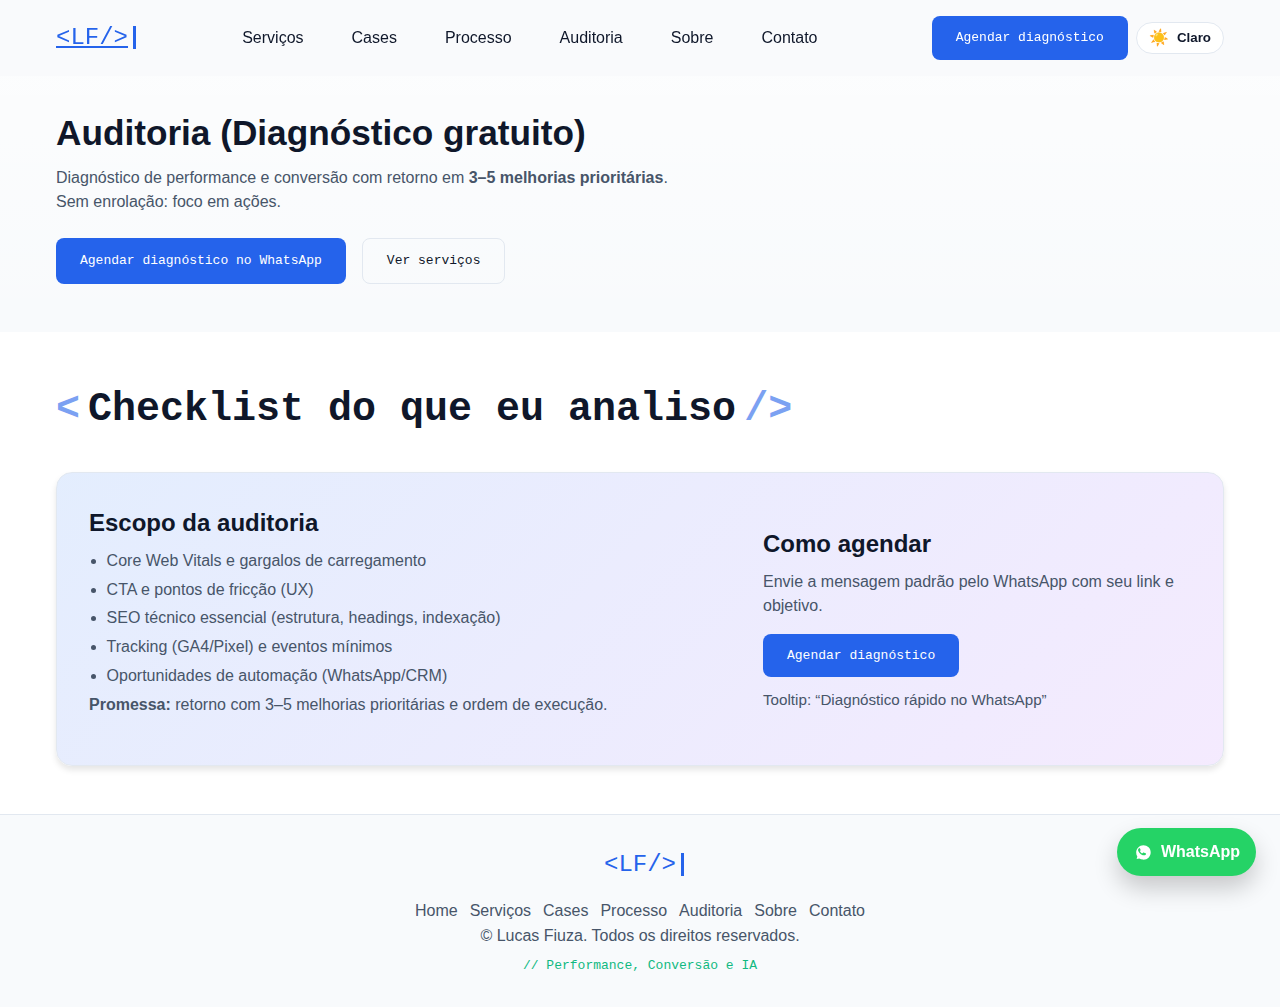
<file: auditoria.html>
<!DOCTYPE html>
<html lang="pt-BR">
<head>
  <meta charset="UTF-8">
  <meta name="viewport" content="width=device-width, initial-scale=1.0">
  <title>Auditoria | Diagnóstico de Performance e Conversão</title>
  <meta name="description" content="Diagnóstico gratuito: retorno com 3–5 melhorias prioritárias para aumentar conversão e reduzir fricção.">
  <link rel="stylesheet" href="styles.css">
</head>
<body>
<header class="header">
  <div class="header-container">
    <div class="logo">
      <a class="logo-text" href="index.html" aria-label="Voltar para Home">&lt;LF/&gt;</a>
    </div>

    <nav class="navigation">
      <ul class="menu">
        <li><a href="servicos.html">Serviços</a></li>
        <li><a href="cases.html">Cases</a></li>
        <li><a href="processo.html">Processo</a></li>
        <li><a href="auditoria.html">Auditoria</a></li>
        <li><a href="sobre.html">Sobre</a></li>
        <li><a href="contato.html">Contato</a></li>
      </ul>
    </nav>

    <div class="header-actions">
      <a class="btn primary cta-header" data-whatsapp="diagnostic" href="#">
        Agendar diagnóstico
      </a>

      <button class="theme-toggle" id="themeToggle" type="button" aria-label="Alternar tema" aria-pressed="false">
        <span class="theme-toggle-icon" aria-hidden="true">🌙</span>
        <span class="theme-toggle-text">Tema</span>
      </button>

      <button class="mobile-menu-btn" aria-label="Toggle menu">
        <span></span>
        <span></span>
        <span></span>
      </button>
    </div>
  </div>
</header>

<main>
  <section class="page-hero" aria-label="Auditoria">
    <div class="section-container">
      <h1 class="page-title">Auditoria (Diagnóstico gratuito)</h1>
      <p class="page-subtitle">
        Diagnóstico de performance e conversão com retorno em <strong>3–5 melhorias prioritárias</strong>.
        Sem enrolação: foco em ações.
      </p>
      <div style="margin-top: 1.5rem; display:flex; gap: 1rem; flex-wrap: wrap;">
        <a class="btn primary" data-whatsapp="diagnostic" href="#">Agendar diagnóstico no WhatsApp</a>
        <a class="btn secondary" href="servicos.html">Ver serviços</a>
      </div>
    </div>
  </section>

  <section class="contact">
    <div class="section-container">
      <h2 class="section-title">Checklist do que eu analiso</h2>

      <div class="lead-magnet">
        <div>
          <h3>Escopo da auditoria</h3>
          <ul class="checklist">
            <li>Core Web Vitals e gargalos de carregamento</li>
            <li>CTA e pontos de fricção (UX)</li>
            <li>SEO técnico essencial (estrutura, headings, indexação)</li>
            <li>Tracking (GA4/Pixel) e eventos mínimos</li>
            <li>Oportunidades de automação (WhatsApp/CRM)</li>
          </ul>
          <p><strong>Promessa:</strong> retorno com 3–5 melhorias prioritárias e ordem de execução.</p>
        </div>

        <div>
          <h3>Como agendar</h3>
          <p>Envie a mensagem padrão pelo WhatsApp com seu link e objetivo.</p>
          <div class="lead-actions">
            <a class="btn primary" data-whatsapp="diagnostic" href="#">Agendar diagnóstico</a>
            <span class="hero-description" style="margin:0; font-size: 0.95rem;">Tooltip: “Diagnóstico rápido no WhatsApp”</span>
          </div>
        </div>
      </div>
    </div>
  </section>
</main>

<footer class="footer">
  <div class="footer-container">
    <div class="footer-content">
      <div class="footer-logo">
        <span class="logo-text">&lt;LF/&gt;</span>
      </div>

      <div class="footer-links" aria-label="Links do rodapé">
        <a href="index.html">Home</a>
        <a href="servicos.html">Serviços</a>
        <a href="cases.html">Cases</a>
        <a href="processo.html">Processo</a>
        <a href="auditoria.html">Auditoria</a>
        <a href="sobre.html">Sobre</a>
        <a href="contato.html">Contato</a>
      </div>

      <p class="copyright">
        &copy; <span id="currentYear"></span> Lucas Fiuza. Todos os direitos reservados.
      </p>
      <p class="footer-tagline">
        <span class="code-comment">// Performance, Conversão e IA</span>
      </p>
    </div>
  </div>
</footer>

<a
  class="whatsapp-float"
  data-whatsapp="diagnostic"
  href="#"
  aria-label="Agendar diagnóstico no WhatsApp"
>
  <span class="whatsapp-icon" aria-hidden="true">
    <svg viewBox="0 0 32 32" role="img" aria-hidden="true">
      <path fill="currentColor" d="M19.1 17.7c-.3-.2-1.8-.9-2.1-1-.3-.1-.5-.2-.7.2-.2.3-.8 1-.9 1.1-.2.2-.3.2-.6.1-.3-.2-1.2-.4-2.2-1.4-.8-.7-1.3-1.6-1.4-1.8-.1-.3 0-.5.1-.6.1-.1.3-.4.5-.6.2-.2.2-.3.3-.5.1-.2 0-.4 0-.6 0-.2-.7-1.7-.9-2.3-.2-.6-.4-.5-.6-.5h-.5c-.2 0-.6.1-.9.4-.3.3-1.1 1-1.1 2.5s1.1 3 1.3 3.2c.1.2 2.2 3.4 5.3 4.7.7.3 1.3.5 1.8.6.8.2 1.5.2 2.1.1.6-.1 1.8-.7 2-1.4.3-.7.3-1.2.2-1.4-.1-.2-.3-.2-.6-.4Zm-3 10.2h-.1c-2.1 0-4.2-.6-6-1.7l-4.2 1.1 1.1-4.1c-1.2-1.9-1.8-4.2-1.8-6.5 0-6.4 5.2-11.6 11.6-11.6 3.1 0 6 1.2 8.2 3.4 2.2 2.2 3.4 5.1 3.4 8.2 0 6.4-5.2 11.6-11.6 11.6Z"/>
    </svg>
  </span>
  <span>WhatsApp</span>
  <span class="whatsapp-tooltip" role="tooltip">Diagnóstico rápido no WhatsApp</span>
</a>

<script src="script.js"></script>
</body>
</html>
</file>
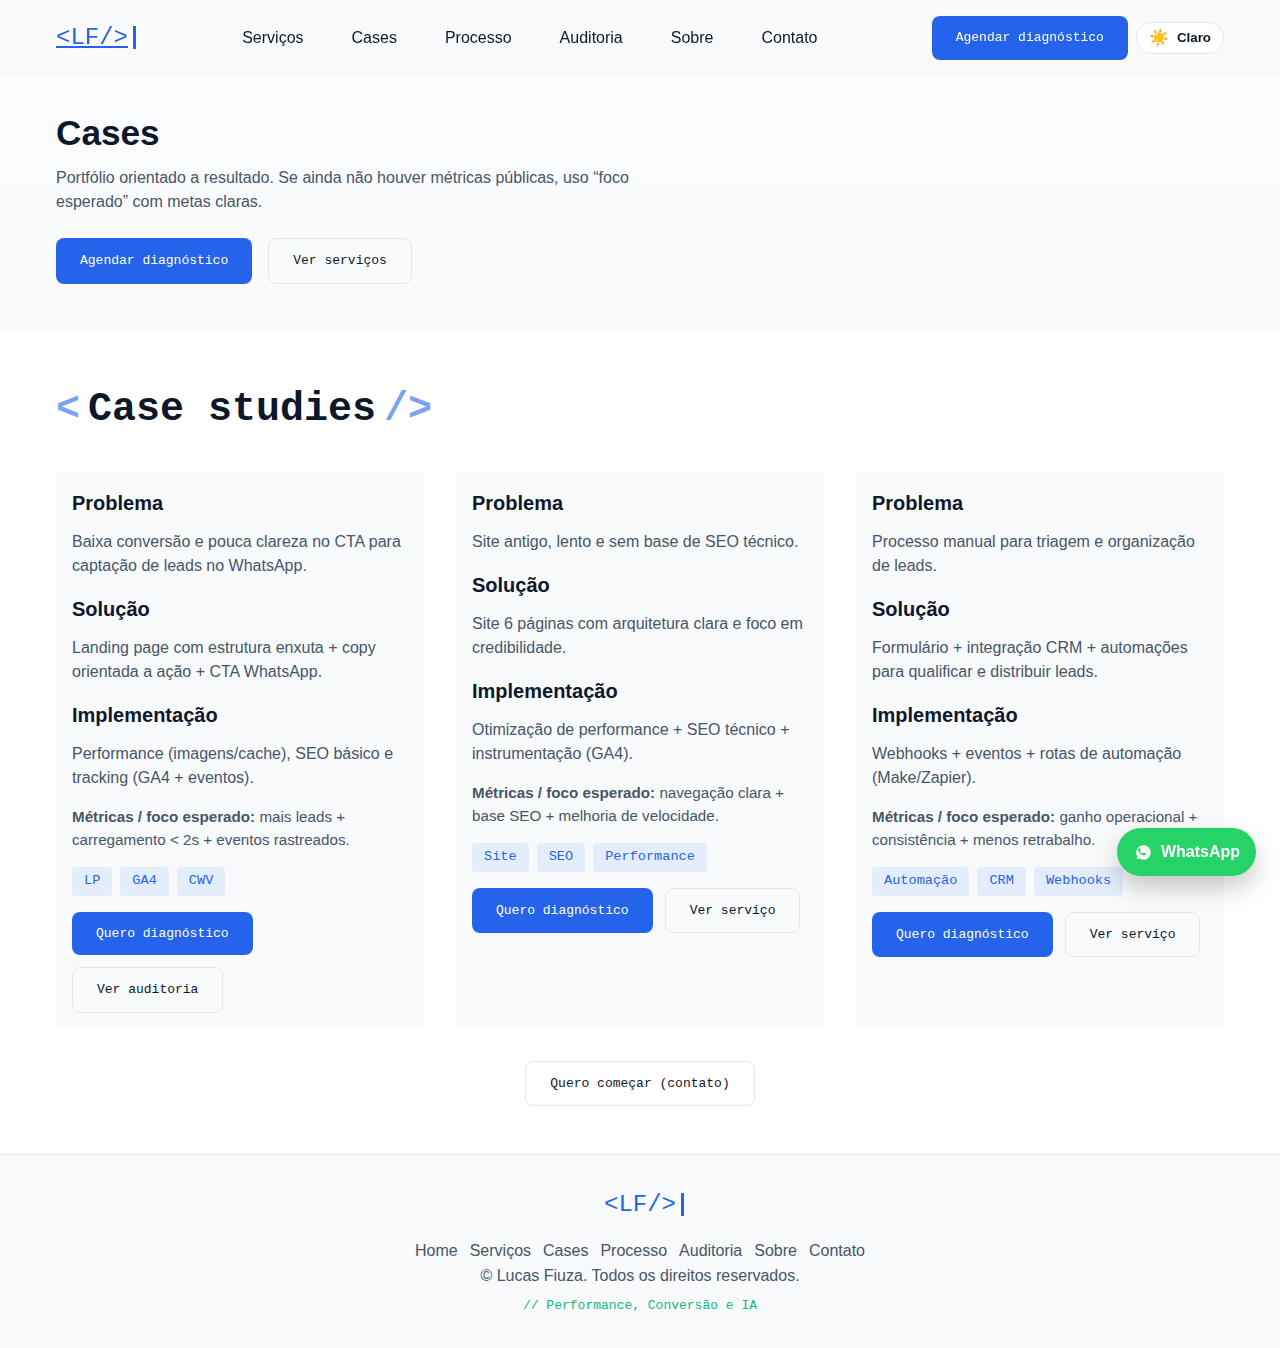
<file: cases.html>
<!DOCTYPE html>
<html lang="pt-BR">
<head>
  <meta charset="UTF-8">
  <meta name="viewport" content="width=device-width, initial-scale=1.0">
  <title>Cases | Performance, Conversão e IA</title>
  <meta name="description" content="Cases orientados a resultado: problema, solução, implementação e métricas (ou foco esperado).">
  <link rel="stylesheet" href="styles.css">
</head>
<body>
<header class="header">
  <div class="header-container">
    <div class="logo">
      <a class="logo-text" href="index.html" aria-label="Voltar para Home">&lt;LF/&gt;</a>
    </div>

    <nav class="navigation">
      <ul class="menu">
        <li><a href="servicos.html">Serviços</a></li>
        <li><a href="cases.html">Cases</a></li>
        <li><a href="processo.html">Processo</a></li>
        <li><a href="auditoria.html">Auditoria</a></li>
        <li><a href="sobre.html">Sobre</a></li>
        <li><a href="contato.html">Contato</a></li>
      </ul>
    </nav>

    <div class="header-actions">
      <a class="btn primary cta-header" data-whatsapp="diagnostic" href="#">
        Agendar diagnóstico
      </a>

      <button class="theme-toggle" id="themeToggle" type="button" aria-label="Alternar tema" aria-pressed="false">
        <span class="theme-toggle-icon" aria-hidden="true">🌙</span>
        <span class="theme-toggle-text">Tema</span>
      </button>

      <button class="mobile-menu-btn" aria-label="Toggle menu">
        <span></span>
        <span></span>
        <span></span>
      </button>
    </div>
  </div>
</header>

<main>
  <section class="page-hero" aria-label="Cases">
    <div class="section-container">
      <h1 class="page-title">Cases</h1>
      <p class="page-subtitle">
        Portfólio orientado a resultado. Se ainda não houver métricas públicas, uso “foco esperado” com metas claras.
      </p>
      <div style="margin-top: 1.5rem; display:flex; gap: 1rem; flex-wrap: wrap;">
        <a class="btn primary" data-whatsapp="diagnostic" href="#">Agendar diagnóstico</a>
        <a class="btn secondary" href="servicos.html">Ver serviços</a>
      </div>
    </div>
  </section>

  <section class="projects">
    <div class="section-container">
      <h2 class="section-title">Case studies</h2>

      <div class="projects-wrapper">
        <div class="project-card">
          <div class="project-content">
            <h3 class="project-title">Problema</h3>
            <p class="project-description">Baixa conversão e pouca clareza no CTA para captação de leads no WhatsApp.</p>

            <h3 class="project-title" style="margin-top: 1rem;">Solução</h3>
            <p class="project-description">Landing page com estrutura enxuta + copy orientada a ação + CTA WhatsApp.</p>

            <h3 class="project-title" style="margin-top: 1rem;">Implementação</h3>
            <p class="project-description">Performance (imagens/cache), SEO básico e tracking (GA4 + eventos).</p>

            <p class="project-result"><strong>Métricas / foco esperado:</strong> mais leads + carregamento &lt; 2s + eventos rastreados.</p>

            <div class="project-tags">
              <span class="project-tag">LP</span>
              <span class="project-tag">GA4</span>
              <span class="project-tag">CWV</span>
            </div>

            <div class="offer-actions">
              <a class="btn primary" data-whatsapp="diagnostic" href="#">Quero diagnóstico</a>
              <a class="btn secondary" href="auditoria.html">Ver auditoria</a>
            </div>
          </div>
        </div>

        <div class="project-card">
          <div class="project-content">
            <h3 class="project-title">Problema</h3>
            <p class="project-description">Site antigo, lento e sem base de SEO técnico.</p>

            <h3 class="project-title" style="margin-top: 1rem;">Solução</h3>
            <p class="project-description">Site 6 páginas com arquitetura clara e foco em credibilidade.</p>

            <h3 class="project-title" style="margin-top: 1rem;">Implementação</h3>
            <p class="project-description">Otimização de performance + SEO técnico + instrumentação (GA4).</p>

            <p class="project-result"><strong>Métricas / foco esperado:</strong> navegação clara + base SEO + melhoria de velocidade.</p>

            <div class="project-tags">
              <span class="project-tag">Site</span>
              <span class="project-tag">SEO</span>
              <span class="project-tag">Performance</span>
            </div>

            <div class="offer-actions">
              <a class="btn primary" data-whatsapp="diagnostic" href="#">Quero diagnóstico</a>
              <a class="btn secondary" href="servicos.html#site">Ver serviço</a>
            </div>
          </div>
        </div>

        <div class="project-card">
          <div class="project-content">
            <h3 class="project-title">Problema</h3>
            <p class="project-description">Processo manual para triagem e organização de leads.</p>

            <h3 class="project-title" style="margin-top: 1rem;">Solução</h3>
            <p class="project-description">Formulário + integração CRM + automações para qualificar e distribuir leads.</p>

            <h3 class="project-title" style="margin-top: 1rem;">Implementação</h3>
            <p class="project-description">Webhooks + eventos + rotas de automação (Make/Zapier).</p>

            <p class="project-result"><strong>Métricas / foco esperado:</strong> ganho operacional + consistência + menos retrabalho.</p>

            <div class="project-tags">
              <span class="project-tag">Automação</span>
              <span class="project-tag">CRM</span>
              <span class="project-tag">Webhooks</span>
            </div>

            <div class="offer-actions">
              <a class="btn primary" data-whatsapp="diagnostic" href="#">Quero diagnóstico</a>
              <a class="btn secondary" href="servicos.html#sistema">Ver serviço</a>
            </div>
          </div>
        </div>
      </div>

      <div style="margin-top: 2rem; display:flex; justify-content:center;">
        <a class="btn secondary" href="contato.html">Quero começar (contato)</a>
      </div>
    </div>
  </section>
</main>

<footer class="footer">
  <div class="footer-container">
    <div class="footer-content">
      <div class="footer-logo">
        <span class="logo-text">&lt;LF/&gt;</span>
      </div>

      <div class="footer-links" aria-label="Links do rodapé">
        <a href="index.html">Home</a>
        <a href="servicos.html">Serviços</a>
        <a href="cases.html">Cases</a>
        <a href="processo.html">Processo</a>
        <a href="auditoria.html">Auditoria</a>
        <a href="sobre.html">Sobre</a>
        <a href="contato.html">Contato</a>
      </div>

      <p class="copyright">
        &copy; <span id="currentYear"></span> Lucas Fiuza. Todos os direitos reservados.
      </p>
      <p class="footer-tagline">
        <span class="code-comment">// Performance, Conversão e IA</span>
      </p>
    </div>
  </div>
</footer>

<a
  class="whatsapp-float"
  data-whatsapp="diagnostic"
  href="#"
  aria-label="Agendar diagnóstico no WhatsApp"
>
  <span class="whatsapp-icon" aria-hidden="true">
    <svg viewBox="0 0 32 32" role="img" aria-hidden="true">
      <path fill="currentColor" d="M19.1 17.7c-.3-.2-1.8-.9-2.1-1-.3-.1-.5-.2-.7.2-.2.3-.8 1-.9 1.1-.2.2-.3.2-.6.1-.3-.2-1.2-.4-2.2-1.4-.8-.7-1.3-1.6-1.4-1.8-.1-.3 0-.5.1-.6.1-.1.3-.4.5-.6.2-.2.2-.3.3-.5.1-.2 0-.4 0-.6 0-.2-.7-1.7-.9-2.3-.2-.6-.4-.5-.6-.5h-.5c-.2 0-.6.1-.9.4-.3.3-1.1 1-1.1 2.5s1.1 3 1.3 3.2c.1.2 2.2 3.4 5.3 4.7.7.3 1.3.5 1.8.6.8.2 1.5.2 2.1.1.6-.1 1.8-.7 2-1.4.3-.7.3-1.2.2-1.4-.1-.2-.3-.2-.6-.4Zm-3 10.2h-.1c-2.1 0-4.2-.6-6-1.7l-4.2 1.1 1.1-4.1c-1.2-1.9-1.8-4.2-1.8-6.5 0-6.4 5.2-11.6 11.6-11.6 3.1 0 6 1.2 8.2 3.4 2.2 2.2 3.4 5.1 3.4 8.2 0 6.4-5.2 11.6-11.6 11.6Z"/>
    </svg>
  </span>
  <span>WhatsApp</span>
  <span class="whatsapp-tooltip" role="tooltip">Diagnóstico rápido no WhatsApp</span>
</a>

<script src="script.js"></script>
</body>
</html>
</file>
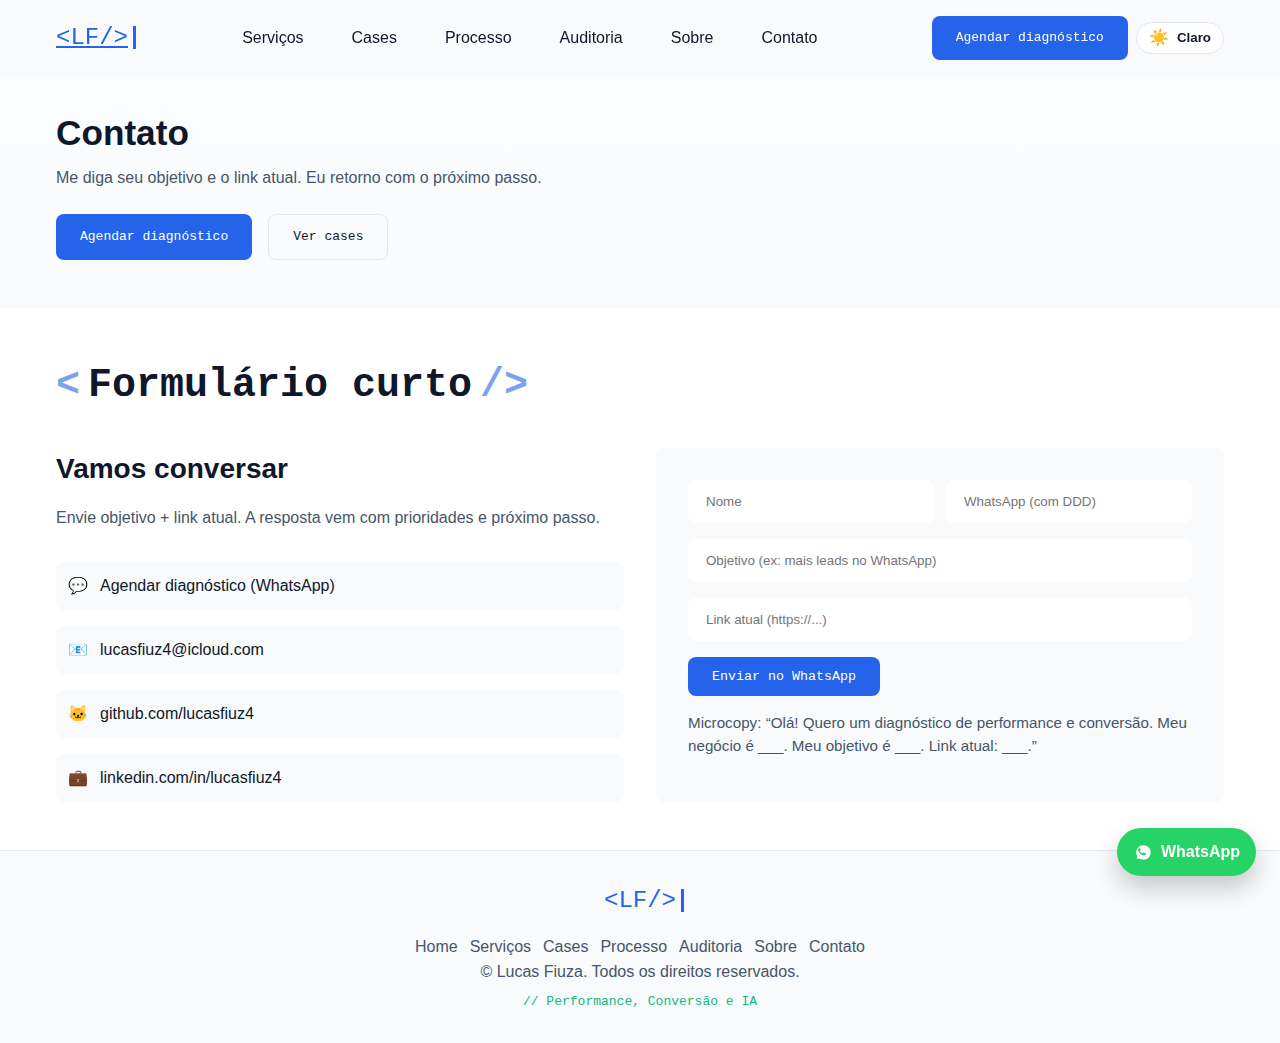
<file: contato.html>
<!DOCTYPE html>
<html lang="pt-BR">
<head>
  <meta charset="UTF-8">
  <meta name="viewport" content="width=device-width, initial-scale=1.0">
  <title>Contato | Performance, Conversão e IA</title>
  <meta name="description" content="Contato rápido: formulário curto, WhatsApp e CTA para diagnóstico.">
  <link rel="stylesheet" href="styles.css">
</head>
<body>
<header class="header">
  <div class="header-container">
    <div class="logo">
      <a class="logo-text" href="index.html" aria-label="Voltar para Home">&lt;LF/&gt;</a>
    </div>

    <nav class="navigation">
      <ul class="menu">
        <li><a href="servicos.html">Serviços</a></li>
        <li><a href="cases.html">Cases</a></li>
        <li><a href="processo.html">Processo</a></li>
        <li><a href="auditoria.html">Auditoria</a></li>
        <li><a href="sobre.html">Sobre</a></li>
        <li><a href="contato.html">Contato</a></li>
      </ul>
    </nav>

    <div class="header-actions">
      <a class="btn primary cta-header" data-whatsapp="diagnostic" href="#">
        Agendar diagnóstico
      </a>

      <button class="theme-toggle" id="themeToggle" type="button" aria-label="Alternar tema" aria-pressed="false">
        <span class="theme-toggle-icon" aria-hidden="true">🌙</span>
        <span class="theme-toggle-text">Tema</span>
      </button>

      <button class="mobile-menu-btn" aria-label="Toggle menu">
        <span></span>
        <span></span>
        <span></span>
      </button>
    </div>
  </div>
</header>

<main>
  <section class="page-hero" aria-label="Contato">
    <div class="section-container">
      <h1 class="page-title">Contato</h1>
      <p class="page-subtitle">
        Me diga seu objetivo e o link atual. Eu retorno com o próximo passo.
      </p>
      <div style="margin-top: 1.5rem; display:flex; gap: 1rem; flex-wrap: wrap;">
        <a class="btn primary" data-whatsapp="diagnostic" href="#">Agendar diagnóstico</a>
        <a class="btn secondary" href="cases.html">Ver cases</a>
      </div>
    </div>
  </section>

  <section class="contact">
    <div class="section-container">
      <h2 class="section-title">Formulário curto</h2>
      <div class="contact-container">
        <div class="contact-info">
          <h3>Vamos conversar</h3>
          <p>Envie objetivo + link atual. A resposta vem com prioridades e próximo passo.</p>

          <div class="social-links">
            <a class="social-link" data-whatsapp="diagnostic" href="#">
              <span>💬</span>
              <span>Agendar diagnóstico (WhatsApp)</span>
            </a>
            <a href="mailto:lucasfiuz4@icloud.com" class="social-link">
              <span>📧</span>
              <span>lucasfiuz4@icloud.com</span>
            </a>
            <a href="https://github.com/lucasfiuz4" target="_blank" rel="noopener noreferrer" class="social-link">
              <span>🐱</span>
              <span>github.com/lucasfiuz4</span>
            </a>
            <a href="https://linkedin.com/" target="_blank" rel="noopener noreferrer" class="social-link">
              <span>💼</span>
              <span>linkedin.com/in/lucasfiuz4</span>
            </a>
          </div>
        </div>

        <div class="contact-form">
          <form id="leadForm">
            <div class="form-row">
              <div class="form-group">
                <input type="text" name="nome" placeholder="Nome" required>
              </div>
              <div class="form-group">
                <input type="text" name="whatsapp" placeholder="WhatsApp (com DDD)" required>
              </div>
            </div>

            <div class="form-group">
              <input type="text" name="objetivo" placeholder="Objetivo (ex: mais leads no WhatsApp)" required>
            </div>

            <div class="form-group">
              <input type="url" name="link" placeholder="Link atual (https://...)" />
            </div>

            <div class="form-group">
              <button type="submit" class="btn primary">Enviar no WhatsApp</button>
            </div>

            <p style="color: var(--muted); margin: 0.75rem 0 0; font-size: 0.95rem;">
              Microcopy: “Olá! Quero um diagnóstico de performance e conversão. Meu negócio é ___. Meu objetivo é ___. Link atual: ___.”
            </p>
          </form>
        </div>
      </div>
    </div>
  </section>
</main>

<footer class="footer">
  <div class="footer-container">
    <div class="footer-content">
      <div class="footer-logo">
        <span class="logo-text">&lt;LF/&gt;</span>
      </div>

      <div class="footer-links" aria-label="Links do rodapé">
        <a href="index.html">Home</a>
        <a href="servicos.html">Serviços</a>
        <a href="cases.html">Cases</a>
        <a href="processo.html">Processo</a>
        <a href="auditoria.html">Auditoria</a>
        <a href="sobre.html">Sobre</a>
        <a href="contato.html">Contato</a>
      </div>

      <p class="copyright">
        &copy; <span id="currentYear"></span> Lucas Fiuza. Todos os direitos reservados.
      </p>
      <p class="footer-tagline">
        <span class="code-comment">// Performance, Conversão e IA</span>
      </p>
    </div>
  </div>
</footer>

<a
  class="whatsapp-float"
  data-whatsapp="diagnostic"
  href="#"
  aria-label="Agendar diagnóstico no WhatsApp"
>
  <span class="whatsapp-icon" aria-hidden="true">
    <svg viewBox="0 0 32 32" role="img" aria-hidden="true">
      <path fill="currentColor" d="M19.1 17.7c-.3-.2-1.8-.9-2.1-1-.3-.1-.5-.2-.7.2-.2.3-.8 1-.9 1.1-.2.2-.3.2-.6.1-.3-.2-1.2-.4-2.2-1.4-.8-.7-1.3-1.6-1.4-1.8-.1-.3 0-.5.1-.6.1-.1.3-.4.5-.6.2-.2.2-.3.3-.5.1-.2 0-.4 0-.6 0-.2-.7-1.7-.9-2.3-.2-.6-.4-.5-.6-.5h-.5c-.2 0-.6.1-.9.4-.3.3-1.1 1-1.1 2.5s1.1 3 1.3 3.2c.1.2 2.2 3.4 5.3 4.7.7.3 1.3.5 1.8.6.8.2 1.5.2 2.1.1.6-.1 1.8-.7 2-1.4.3-.7.3-1.2.2-1.4-.1-.2-.3-.2-.6-.4Zm-3 10.2h-.1c-2.1 0-4.2-.6-6-1.7l-4.2 1.1 1.1-4.1c-1.2-1.9-1.8-4.2-1.8-6.5 0-6.4 5.2-11.6 11.6-11.6 3.1 0 6 1.2 8.2 3.4 2.2 2.2 3.4 5.1 3.4 8.2 0 6.4-5.2 11.6-11.6 11.6Z"/>
    </svg>
  </span>
  <span>WhatsApp</span>
  <span class="whatsapp-tooltip" role="tooltip">Diagnóstico rápido no WhatsApp</span>
</a>

<script src="script.js"></script>
</body>
</html>
</file>
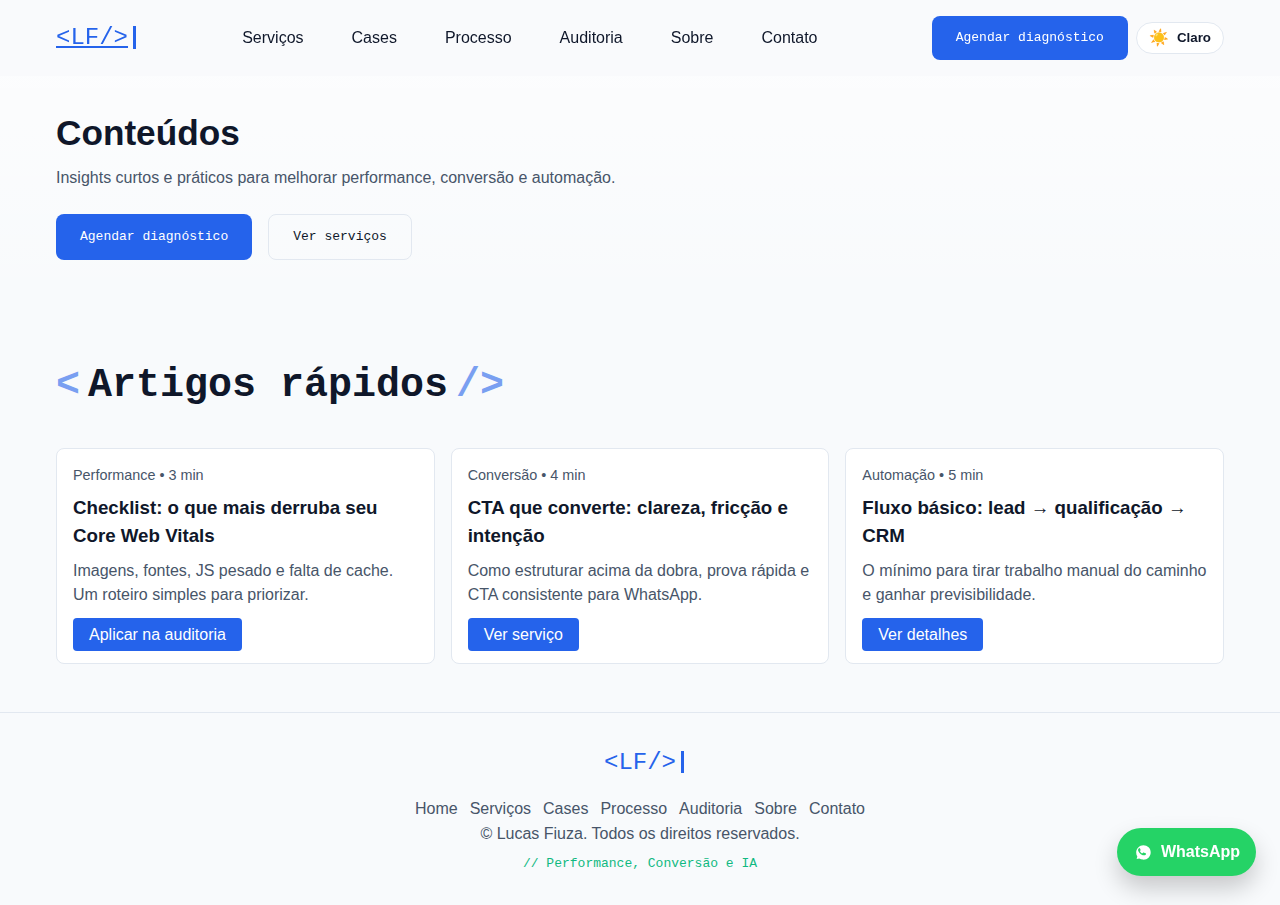
<file: conteudos.html>
<!DOCTYPE html>
<html lang="pt-BR">
<head>
  <meta charset="UTF-8">
  <meta name="viewport" content="width=device-width, initial-scale=1.0">
  <title>Conteúdos | Performance, Conversão e IA</title>
  <meta name="description" content="Insights curtos sobre performance, conversão, automação e dados.">
  <link rel="stylesheet" href="styles.css">
</head>
<body>
<header class="header">
  <div class="header-container">
    <div class="logo">
      <a class="logo-text" href="index.html" aria-label="Voltar para Home">&lt;LF/&gt;</a>
    </div>

    <nav class="navigation">
      <ul class="menu">
        <li><a href="servicos.html">Serviços</a></li>
        <li><a href="cases.html">Cases</a></li>
        <li><a href="processo.html">Processo</a></li>
        <li><a href="auditoria.html">Auditoria</a></li>
        <li><a href="sobre.html">Sobre</a></li>
        <li><a href="contato.html">Contato</a></li>
      </ul>
    </nav>

    <div class="header-actions">
      <a class="btn primary cta-header" data-whatsapp="diagnostic" href="#">
        Agendar diagnóstico
      </a>

      <button class="theme-toggle" id="themeToggle" type="button" aria-label="Alternar tema" aria-pressed="false">
        <span class="theme-toggle-icon" aria-hidden="true">🌙</span>
        <span class="theme-toggle-text">Tema</span>
      </button>

      <button class="mobile-menu-btn" aria-label="Toggle menu">
        <span></span>
        <span></span>
        <span></span>
      </button>
    </div>
  </div>
</header>

<main>
  <section class="page-hero" aria-label="Conteúdos">
    <div class="section-container">
      <h1 class="page-title">Conteúdos</h1>
      <p class="page-subtitle">
        Insights curtos e práticos para melhorar performance, conversão e automação.
      </p>
      <div style="margin-top: 1.5rem; display:flex; gap: 1rem; flex-wrap: wrap;">
        <a class="btn primary" data-whatsapp="diagnostic" href="#">Agendar diagnóstico</a>
        <a class="btn secondary" href="servicos.html">Ver serviços</a>
      </div>
    </div>
  </section>

  <section class="skills">
    <div class="section-container">
      <h2 class="section-title">Artigos rápidos</h2>

      <div class="content-list">
        <article class="content-card">
          <div class="content-meta">Performance • 3 min</div>
          <h3>Checklist: o que mais derruba seu Core Web Vitals</h3>
          <p>Imagens, fontes, JS pesado e falta de cache. Um roteiro simples para priorizar.</p>
          <div style="margin-top: 1rem;">
            <a class="project-link" href="auditoria.html">Aplicar na auditoria</a>
          </div>
        </article>

        <article class="content-card">
          <div class="content-meta">Conversão • 4 min</div>
          <h3>CTA que converte: clareza, fricção e intenção</h3>
          <p>Como estruturar acima da dobra, prova rápida e CTA consistente para WhatsApp.</p>
          <div style="margin-top: 1rem;">
            <a class="project-link" href="servicos.html#web">Ver serviço</a>
          </div>
        </article>

        <article class="content-card">
          <div class="content-meta">Automação • 5 min</div>
          <h3>Fluxo básico: lead → qualificação → CRM</h3>
          <p>O mínimo para tirar trabalho manual do caminho e ganhar previsibilidade.</p>
          <div style="margin-top: 1rem;">
            <a class="project-link" href="servicos.html#automacao">Ver detalhes</a>
          </div>
        </article>
      </div>
    </div>
  </section>
</main>

<footer class="footer">
  <div class="footer-container">
    <div class="footer-content">
      <div class="footer-logo">
        <span class="logo-text">&lt;LF/&gt;</span>
      </div>

      <div class="footer-links" aria-label="Links do rodapé">
        <a href="index.html">Home</a>
        <a href="servicos.html">Serviços</a>
        <a href="cases.html">Cases</a>
        <a href="processo.html">Processo</a>
        <a href="auditoria.html">Auditoria</a>
        <a href="sobre.html">Sobre</a>
        <a href="contato.html">Contato</a>
      </div>

      <p class="copyright">
        &copy; <span id="currentYear"></span> Lucas Fiuza. Todos os direitos reservados.
      </p>
      <p class="footer-tagline">
        <span class="code-comment">// Performance, Conversão e IA</span>
      </p>
    </div>
  </div>
</footer>

<a
  class="whatsapp-float"
  data-whatsapp="diagnostic"
  href="#"
  aria-label="Agendar diagnóstico no WhatsApp"
>
  <span class="whatsapp-icon" aria-hidden="true">
    <svg viewBox="0 0 32 32" role="img" aria-hidden="true">
      <path fill="currentColor" d="M19.1 17.7c-.3-.2-1.8-.9-2.1-1-.3-.1-.5-.2-.7.2-.2.3-.8 1-.9 1.1-.2.2-.3.2-.6.1-.3-.2-1.2-.4-2.2-1.4-.8-.7-1.3-1.6-1.4-1.8-.1-.3 0-.5.1-.6.1-.1.3-.4.5-.6.2-.2.2-.3.3-.5.1-.2 0-.4 0-.6 0-.2-.7-1.7-.9-2.3-.2-.6-.4-.5-.6-.5h-.5c-.2 0-.6.1-.9.4-.3.3-1.1 1-1.1 2.5s1.1 3 1.3 3.2c.1.2 2.2 3.4 5.3 4.7.7.3 1.3.5 1.8.6.8.2 1.5.2 2.1.1.6-.1 1.8-.7 2-1.4.3-.7.3-1.2.2-1.4-.1-.2-.3-.2-.6-.4Zm-3 10.2h-.1c-2.1 0-4.2-.6-6-1.7l-4.2 1.1 1.1-4.1c-1.2-1.9-1.8-4.2-1.8-6.5 0-6.4 5.2-11.6 11.6-11.6 3.1 0 6 1.2 8.2 3.4 2.2 2.2 3.4 5.1 3.4 8.2 0 6.4-5.2 11.6-11.6 11.6Z"/>
    </svg>
  </span>
  <span>WhatsApp</span>
  <span class="whatsapp-tooltip" role="tooltip">Diagnóstico rápido no WhatsApp</span>
</a>

<script src="script.js"></script>
</body>
</html>
</file>
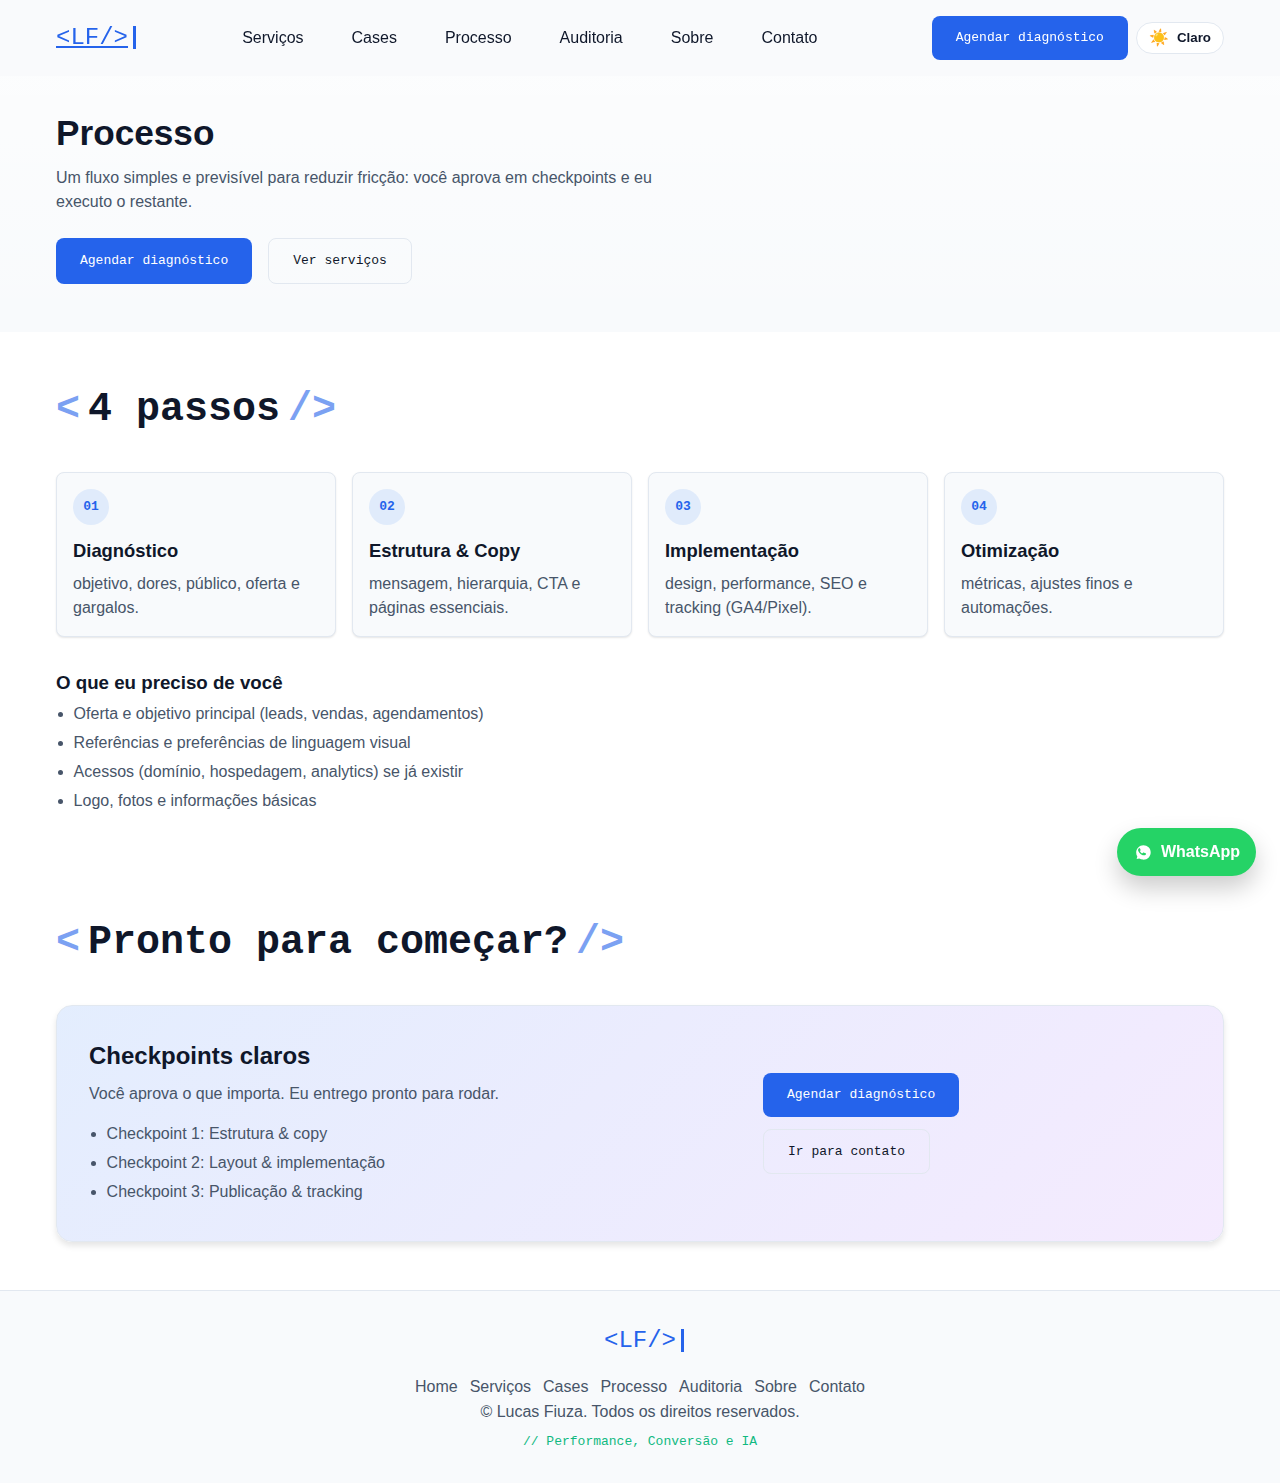
<file: processo.html>
<!DOCTYPE html>
<html lang="pt-BR">
<head>
  <meta charset="UTF-8">
  <meta name="viewport" content="width=device-width, initial-scale=1.0">
  <title>Processo | Performance, Conversão e IA</title>
  <meta name="description" content="Como funciona: diagnóstico, estrutura & copy, implementação e otimização.">
  <link rel="stylesheet" href="styles.css">
</head>
<body>
<header class="header">
  <div class="header-container">
    <div class="logo">
      <a class="logo-text" href="index.html" aria-label="Voltar para Home">&lt;LF/&gt;</a>
    </div>

    <nav class="navigation">
      <ul class="menu">
        <li><a href="servicos.html">Serviços</a></li>
        <li><a href="cases.html">Cases</a></li>
        <li><a href="processo.html">Processo</a></li>
        <li><a href="auditoria.html">Auditoria</a></li>
        <li><a href="sobre.html">Sobre</a></li>
        <li><a href="contato.html">Contato</a></li>
      </ul>
    </nav>

    <div class="header-actions">
      <a class="btn primary cta-header" data-whatsapp="diagnostic" href="#">
        Agendar diagnóstico
      </a>

      <button class="theme-toggle" id="themeToggle" type="button" aria-label="Alternar tema" aria-pressed="false">
        <span class="theme-toggle-icon" aria-hidden="true">🌙</span>
        <span class="theme-toggle-text">Tema</span>
      </button>

      <button class="mobile-menu-btn" aria-label="Toggle menu">
        <span></span>
        <span></span>
        <span></span>
      </button>
    </div>
  </div>
</header>

<main>
  <section class="page-hero" aria-label="Processo">
    <div class="section-container">
      <h1 class="page-title">Processo</h1>
      <p class="page-subtitle">
        Um fluxo simples e previsível para reduzir fricção: você aprova em checkpoints e eu executo o restante.
      </p>
      <div style="margin-top: 1.5rem; display:flex; gap: 1rem; flex-wrap: wrap;">
        <a class="btn primary" data-whatsapp="diagnostic" href="#">Agendar diagnóstico</a>
        <a class="btn secondary" href="servicos.html">Ver serviços</a>
      </div>
    </div>
  </section>

  <section class="process">
    <div class="section-container">
      <h2 class="section-title">4 passos</h2>

      <div class="process-grid">
        <div class="process-card">
          <span class="process-step">01</span>
          <h3>Diagnóstico</h3>
          <p>objetivo, dores, público, oferta e gargalos.</p>
        </div>
        <div class="process-card">
          <span class="process-step">02</span>
          <h3>Estrutura &amp; Copy</h3>
          <p>mensagem, hierarquia, CTA e páginas essenciais.</p>
        </div>
        <div class="process-card">
          <span class="process-step">03</span>
          <h3>Implementação</h3>
          <p>design, performance, SEO e tracking (GA4/Pixel).</p>
        </div>
        <div class="process-card">
          <span class="process-step">04</span>
          <h3>Otimização</h3>
          <p>métricas, ajustes finos e automações.</p>
        </div>
      </div>

      <div style="margin-top: 2rem;">
        <h3>O que eu preciso de você</h3>
        <ul class="checklist">
          <li>Oferta e objetivo principal (leads, vendas, agendamentos)</li>
          <li>Referências e preferências de linguagem visual</li>
          <li>Acessos (domínio, hospedagem, analytics) se já existir</li>
          <li>Logo, fotos e informações básicas</li>
        </ul>
      </div>
    </div>
  </section>

  <section class="contact">
    <div class="section-container">
      <h2 class="section-title">Pronto para começar?</h2>
      <div class="lead-magnet">
        <div>
          <h3>Checkpoints claros</h3>
          <p>Você aprova o que importa. Eu entrego pronto para rodar.</p>
          <ul class="checklist">
            <li>Checkpoint 1: Estrutura &amp; copy</li>
            <li>Checkpoint 2: Layout &amp; implementação</li>
            <li>Checkpoint 3: Publicação &amp; tracking</li>
          </ul>
        </div>
        <div class="lead-actions">
          <a class="btn primary" data-whatsapp="diagnostic" href="#">Agendar diagnóstico</a>
          <a class="btn secondary" href="contato.html">Ir para contato</a>
        </div>
      </div>
    </div>
  </section>
</main>

<footer class="footer">
  <div class="footer-container">
    <div class="footer-content">
      <div class="footer-logo">
        <span class="logo-text">&lt;LF/&gt;</span>
      </div>

      <div class="footer-links" aria-label="Links do rodapé">
        <a href="index.html">Home</a>
        <a href="servicos.html">Serviços</a>
        <a href="cases.html">Cases</a>
        <a href="processo.html">Processo</a>
        <a href="auditoria.html">Auditoria</a>
        <a href="sobre.html">Sobre</a>
        <a href="contato.html">Contato</a>
      </div>

      <p class="copyright">
        &copy; <span id="currentYear"></span> Lucas Fiuza. Todos os direitos reservados.
      </p>
      <p class="footer-tagline">
        <span class="code-comment">// Performance, Conversão e IA</span>
      </p>
    </div>
  </div>
</footer>

<a
  class="whatsapp-float"
  data-whatsapp="diagnostic"
  href="#"
  aria-label="Agendar diagnóstico no WhatsApp"
>
  <span class="whatsapp-icon" aria-hidden="true">
    <svg viewBox="0 0 32 32" role="img" aria-hidden="true">
      <path fill="currentColor" d="M19.1 17.7c-.3-.2-1.8-.9-2.1-1-.3-.1-.5-.2-.7.2-.2.3-.8 1-.9 1.1-.2.2-.3.2-.6.1-.3-.2-1.2-.4-2.2-1.4-.8-.7-1.3-1.6-1.4-1.8-.1-.3 0-.5.1-.6.1-.1.3-.4.5-.6.2-.2.2-.3.3-.5.1-.2 0-.4 0-.6 0-.2-.7-1.7-.9-2.3-.2-.6-.4-.5-.6-.5h-.5c-.2 0-.6.1-.9.4-.3.3-1.1 1-1.1 2.5s1.1 3 1.3 3.2c.1.2 2.2 3.4 5.3 4.7.7.3 1.3.5 1.8.6.8.2 1.5.2 2.1.1.6-.1 1.8-.7 2-1.4.3-.7.3-1.2.2-1.4-.1-.2-.3-.2-.6-.4Zm-3 10.2h-.1c-2.1 0-4.2-.6-6-1.7l-4.2 1.1 1.1-4.1c-1.2-1.9-1.8-4.2-1.8-6.5 0-6.4 5.2-11.6 11.6-11.6 3.1 0 6 1.2 8.2 3.4 2.2 2.2 3.4 5.1 3.4 8.2 0 6.4-5.2 11.6-11.6 11.6Z"/>
    </svg>
  </span>
  <span>WhatsApp</span>
  <span class="whatsapp-tooltip" role="tooltip">Diagnóstico rápido no WhatsApp</span>
</a>

<script src="script.js"></script>
</body>
</html>
</file>
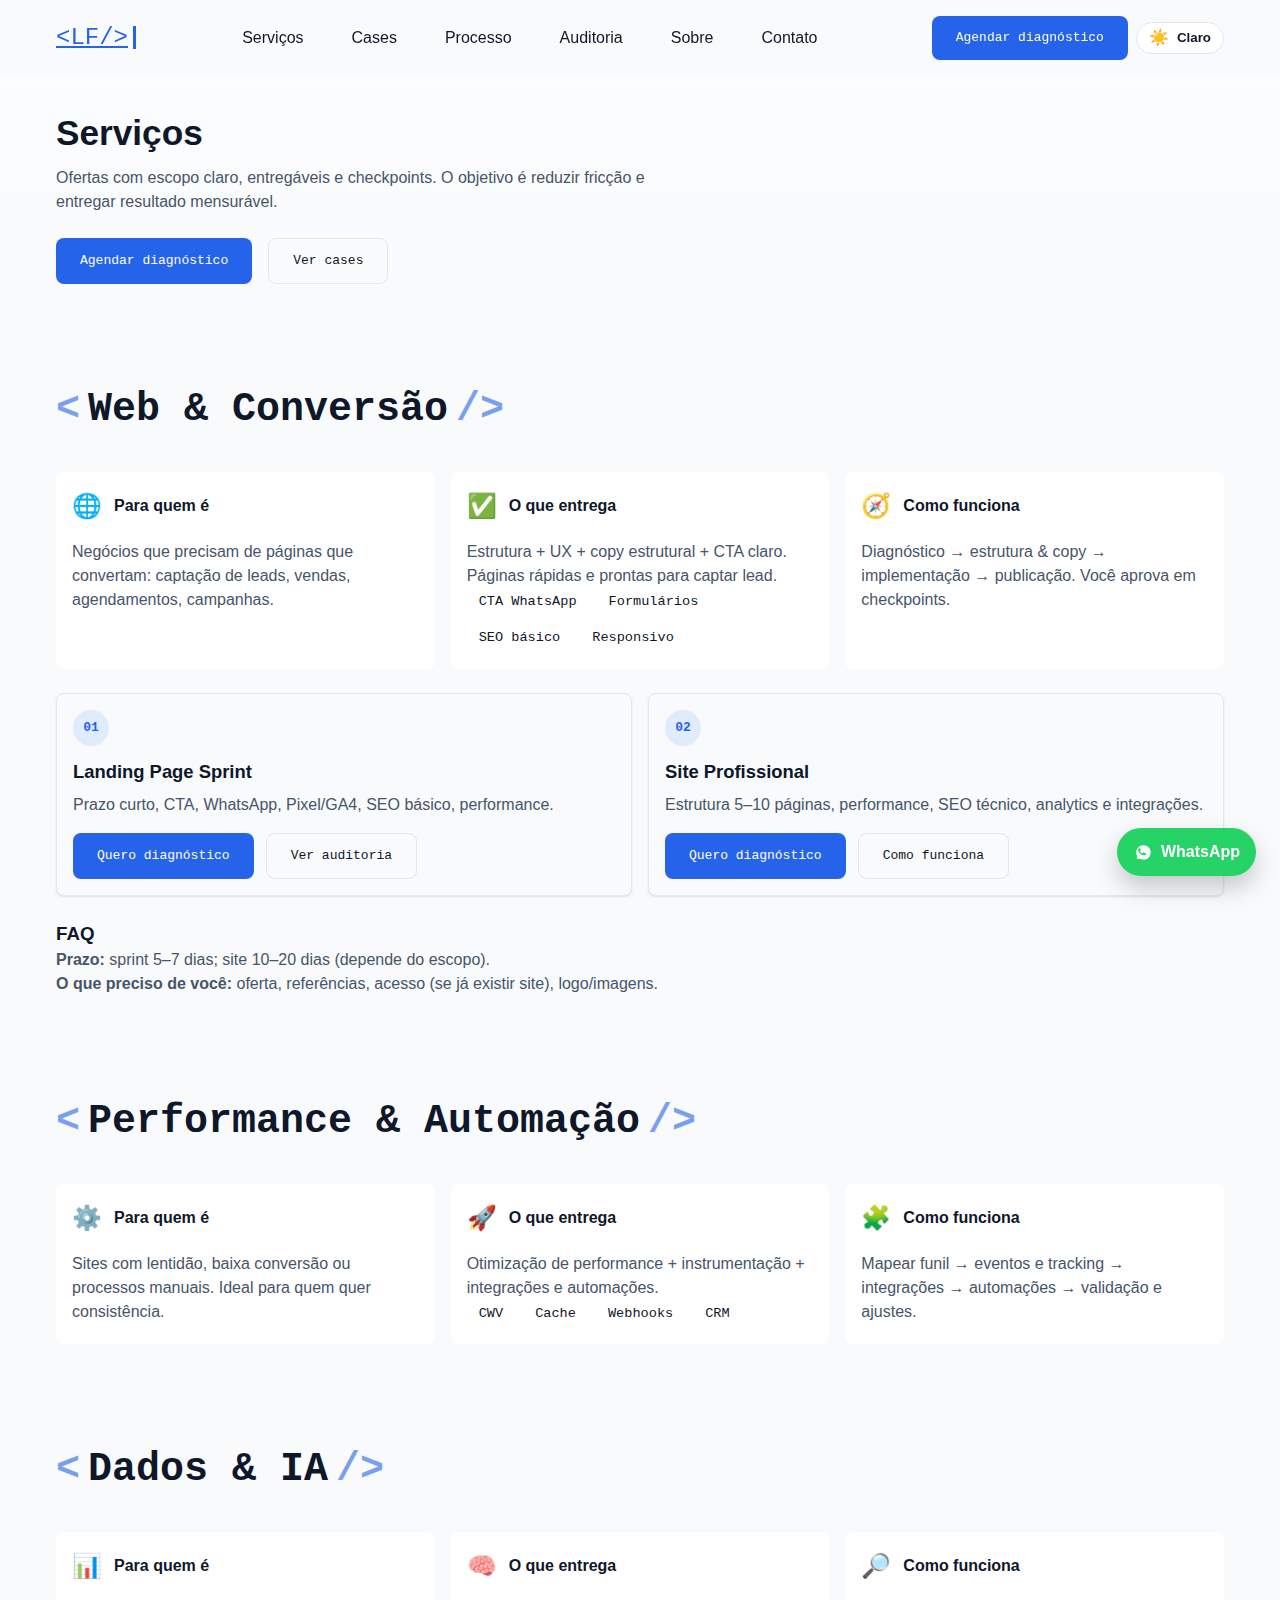
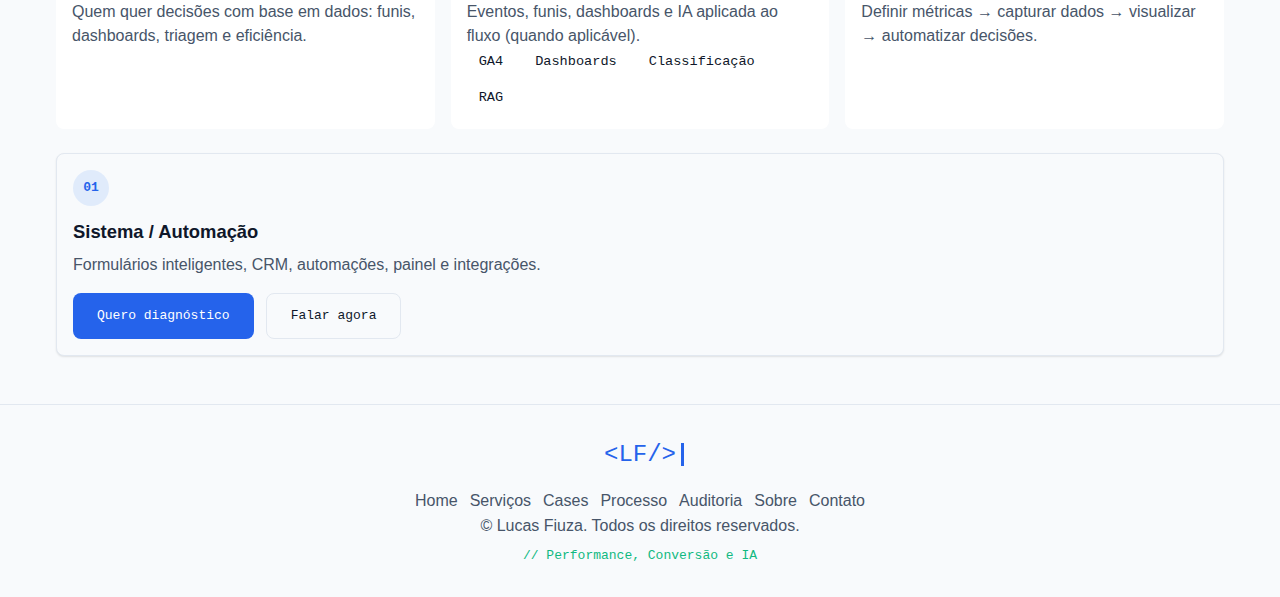
<file: servicos.html>
<!DOCTYPE html>
<html lang="pt-BR">
<head>
  <meta charset="UTF-8">
  <meta name="viewport" content="width=device-width, initial-scale=1.0">
  <title>Serviços | Performance, Conversão e IA</title>
  <meta name="description" content="Serviços com escopo e entregáveis: Web & Conversão, Performance & Automação, Dados & IA.">
  <link rel="stylesheet" href="styles.css">
</head>
<body>
<header class="header">
  <div class="header-container">
    <div class="logo">
      <a class="logo-text" href="index.html" aria-label="Voltar para Home">&lt;LF/&gt;</a>
    </div>

    <nav class="navigation">
      <ul class="menu">
        <li><a href="servicos.html">Serviços</a></li>
        <li><a href="cases.html">Cases</a></li>
        <li><a href="processo.html">Processo</a></li>
        <li><a href="auditoria.html">Auditoria</a></li>
        <li><a href="sobre.html">Sobre</a></li>
        <li><a href="contato.html">Contato</a></li>
      </ul>
    </nav>

    <div class="header-actions">
      <a class="btn primary cta-header" data-whatsapp="diagnostic" href="#">
        Agendar diagnóstico
      </a>

      <button class="theme-toggle" id="themeToggle" type="button" aria-label="Alternar tema" aria-pressed="false">
        <span class="theme-toggle-icon" aria-hidden="true">🌙</span>
        <span class="theme-toggle-text">Tema</span>
      </button>

      <button class="mobile-menu-btn" aria-label="Toggle menu">
        <span></span>
        <span></span>
        <span></span>
      </button>
    </div>
  </div>
</header>

<main>
  <section class="page-hero" aria-label="Serviços">
    <div class="section-container">
      <h1 class="page-title">Serviços</h1>
      <p class="page-subtitle">
        Ofertas com escopo claro, entregáveis e checkpoints. O objetivo é reduzir fricção e entregar resultado mensurável.
      </p>
      <div style="margin-top: 1.5rem; display:flex; gap: 1rem; flex-wrap: wrap;">
        <a class="btn primary" data-whatsapp="diagnostic" href="#">Agendar diagnóstico</a>
        <a class="btn secondary" href="cases.html">Ver cases</a>
      </div>
    </div>
  </section>

  <section class="skills" id="web">
    <div class="section-container">
      <h2 class="section-title">Web & Conversão</h2>
      <div class="skills-grid">
        <div class="skill-card">
          <div class="skill-header">
            <span class="skill-icon frontend">🌐</span>
            <h4>Para quem é</h4>
          </div>
          <p style="color: var(--muted);">
            Negócios que precisam de páginas que convertam: captação de leads, vendas, agendamentos, campanhas.
          </p>
        </div>

        <div class="skill-card">
          <div class="skill-header">
            <span class="skill-icon frontend">✅</span>
            <h4>O que entrega</h4>
          </div>
          <p style="color: var(--muted);">
            Estrutura + UX + copy estrutural + CTA claro. Páginas rápidas e prontas para captar lead.
          </p>
          <div class="skill-list">
            <span class="skill-tag">CTA WhatsApp</span>
            <span class="skill-tag">Formulários</span>
            <span class="skill-tag">SEO básico</span>
            <span class="skill-tag">Responsivo</span>
          </div>
        </div>

        <div class="skill-card">
          <div class="skill-header">
            <span class="skill-icon frontend">🧭</span>
            <h4>Como funciona</h4>
          </div>
          <p style="color: var(--muted);">
            Diagnóstico → estrutura & copy → implementação → publicação. Você aprova em checkpoints.
          </p>
        </div>
      </div>

      <div class="process-grid" style="margin-top: 1.5rem;">
        <div class="process-card" id="landing">
          <span class="process-step">01</span>
          <h3>Landing Page Sprint</h3>
          <p>Prazo curto, CTA, WhatsApp, Pixel/GA4, SEO básico, performance.</p>
          <div class="offer-actions">
            <a class="btn primary" data-whatsapp="diagnostic" href="#">Quero diagnóstico</a>
            <a class="btn secondary" href="auditoria.html">Ver auditoria</a>
          </div>
        </div>
        <div class="process-card" id="site">
          <span class="process-step">02</span>
          <h3>Site Profissional</h3>
          <p>Estrutura 5–10 páginas, performance, SEO técnico, analytics e integrações.</p>
          <div class="offer-actions">
            <a class="btn primary" data-whatsapp="diagnostic" href="#">Quero diagnóstico</a>
            <a class="btn secondary" href="processo.html">Como funciona</a>
          </div>
        </div>
      </div>

      <div style="margin-top: 1.5rem;">
        <h3>FAQ</h3>
        <p style="color: var(--muted);"><strong>Prazo:</strong> sprint 5–7 dias; site 10–20 dias (depende do escopo).</p>
        <p style="color: var(--muted);"><strong>O que preciso de você:</strong> oferta, referências, acesso (se já existir site), logo/imagens.</p>
      </div>
    </div>
  </section>

  <section class="skills" id="automacao">
    <div class="section-container">
      <h2 class="section-title">Performance & Automação</h2>
      <div class="skills-grid">
        <div class="skill-card">
          <div class="skill-header">
            <span class="skill-icon backend">⚙️</span>
            <h4>Para quem é</h4>
          </div>
          <p style="color: var(--muted);">
            Sites com lentidão, baixa conversão ou processos manuais. Ideal para quem quer consistência.
          </p>
        </div>
        <div class="skill-card">
          <div class="skill-header">
            <span class="skill-icon backend">🚀</span>
            <h4>O que entrega</h4>
          </div>
          <p style="color: var(--muted);">Otimização de performance + instrumentação + integrações e automações.</p>
          <div class="skill-list">
            <span class="skill-tag">CWV</span>
            <span class="skill-tag">Cache</span>
            <span class="skill-tag">Webhooks</span>
            <span class="skill-tag">CRM</span>
          </div>
        </div>
        <div class="skill-card">
          <div class="skill-header">
            <span class="skill-icon backend">🧩</span>
            <h4>Como funciona</h4>
          </div>
          <p style="color: var(--muted);">
            Mapear funil → eventos e tracking → integrações → automações → validação e ajustes.
          </p>
        </div>
      </div>
    </div>
  </section>

  <section class="skills" id="ia">
    <div class="section-container">
      <h2 class="section-title">Dados & IA</h2>
      <div class="skills-grid">
        <div class="skill-card">
          <div class="skill-header">
            <span class="skill-icon database">📊</span>
            <h4>Para quem é</h4>
          </div>
          <p style="color: var(--muted);">
            Quem quer decisões com base em dados: funis, dashboards, triagem e eficiência.
          </p>
        </div>
        <div class="skill-card">
          <div class="skill-header">
            <span class="skill-icon database">🧠</span>
            <h4>O que entrega</h4>
          </div>
          <p style="color: var(--muted);">Eventos, funis, dashboards e IA aplicada ao fluxo (quando aplicável).</p>
          <div class="skill-list">
            <span class="skill-tag">GA4</span>
            <span class="skill-tag">Dashboards</span>
            <span class="skill-tag">Classificação</span>
            <span class="skill-tag">RAG</span>
          </div>
        </div>
        <div class="skill-card">
          <div class="skill-header">
            <span class="skill-icon database">🔎</span>
            <h4>Como funciona</h4>
          </div>
          <p style="color: var(--muted);">
            Definir métricas → capturar dados → visualizar → automatizar decisões.
          </p>
        </div>
      </div>

      <div class="process-grid" style="margin-top: 1.5rem;">
        <div class="process-card" id="sistema">
          <span class="process-step">01</span>
          <h3>Sistema / Automação</h3>
          <p>Formulários inteligentes, CRM, automações, painel e integrações.</p>
          <div class="offer-actions">
            <a class="btn primary" data-whatsapp="diagnostic" href="#">Quero diagnóstico</a>
            <a class="btn secondary" href="contato.html">Falar agora</a>
          </div>
        </div>
      </div>
    </div>
  </section>
</main>

<footer class="footer">
  <div class="footer-container">
    <div class="footer-content">
      <div class="footer-logo">
        <span class="logo-text">&lt;LF/&gt;</span>
      </div>

      <div class="footer-links" aria-label="Links do rodapé">
        <a href="index.html">Home</a>
        <a href="servicos.html">Serviços</a>
        <a href="cases.html">Cases</a>
        <a href="processo.html">Processo</a>
        <a href="auditoria.html">Auditoria</a>
        <a href="sobre.html">Sobre</a>
        <a href="contato.html">Contato</a>
      </div>

      <p class="copyright">
        &copy; <span id="currentYear"></span> Lucas Fiuza. Todos os direitos reservados.
      </p>
      <p class="footer-tagline">
        <span class="code-comment">// Performance, Conversão e IA</span>
      </p>
    </div>
  </div>
</footer>

<a
  class="whatsapp-float"
  data-whatsapp="diagnostic"
  href="#"
  aria-label="Agendar diagnóstico no WhatsApp"
>
  <span class="whatsapp-icon" aria-hidden="true">
    <svg viewBox="0 0 32 32" role="img" aria-hidden="true">
      <path fill="currentColor" d="M19.1 17.7c-.3-.2-1.8-.9-2.1-1-.3-.1-.5-.2-.7.2-.2.3-.8 1-.9 1.1-.2.2-.3.2-.6.1-.3-.2-1.2-.4-2.2-1.4-.8-.7-1.3-1.6-1.4-1.8-.1-.3 0-.5.1-.6.1-.1.3-.4.5-.6.2-.2.2-.3.3-.5.1-.2 0-.4 0-.6 0-.2-.7-1.7-.9-2.3-.2-.6-.4-.5-.6-.5h-.5c-.2 0-.6.1-.9.4-.3.3-1.1 1-1.1 2.5s1.1 3 1.3 3.2c.1.2 2.2 3.4 5.3 4.7.7.3 1.3.5 1.8.6.8.2 1.5.2 2.1.1.6-.1 1.8-.7 2-1.4.3-.7.3-1.2.2-1.4-.1-.2-.3-.2-.6-.4Zm-3 10.2h-.1c-2.1 0-4.2-.6-6-1.7l-4.2 1.1 1.1-4.1c-1.2-1.9-1.8-4.2-1.8-6.5 0-6.4 5.2-11.6 11.6-11.6 3.1 0 6 1.2 8.2 3.4 2.2 2.2 3.4 5.1 3.4 8.2 0 6.4-5.2 11.6-11.6 11.6Z"/>
    </svg>
  </span>
  <span>WhatsApp</span>
  <span class="whatsapp-tooltip" role="tooltip">Diagnóstico rápido no WhatsApp</span>
</a>

<script src="script.js"></script>
</body>
</html>
</file>
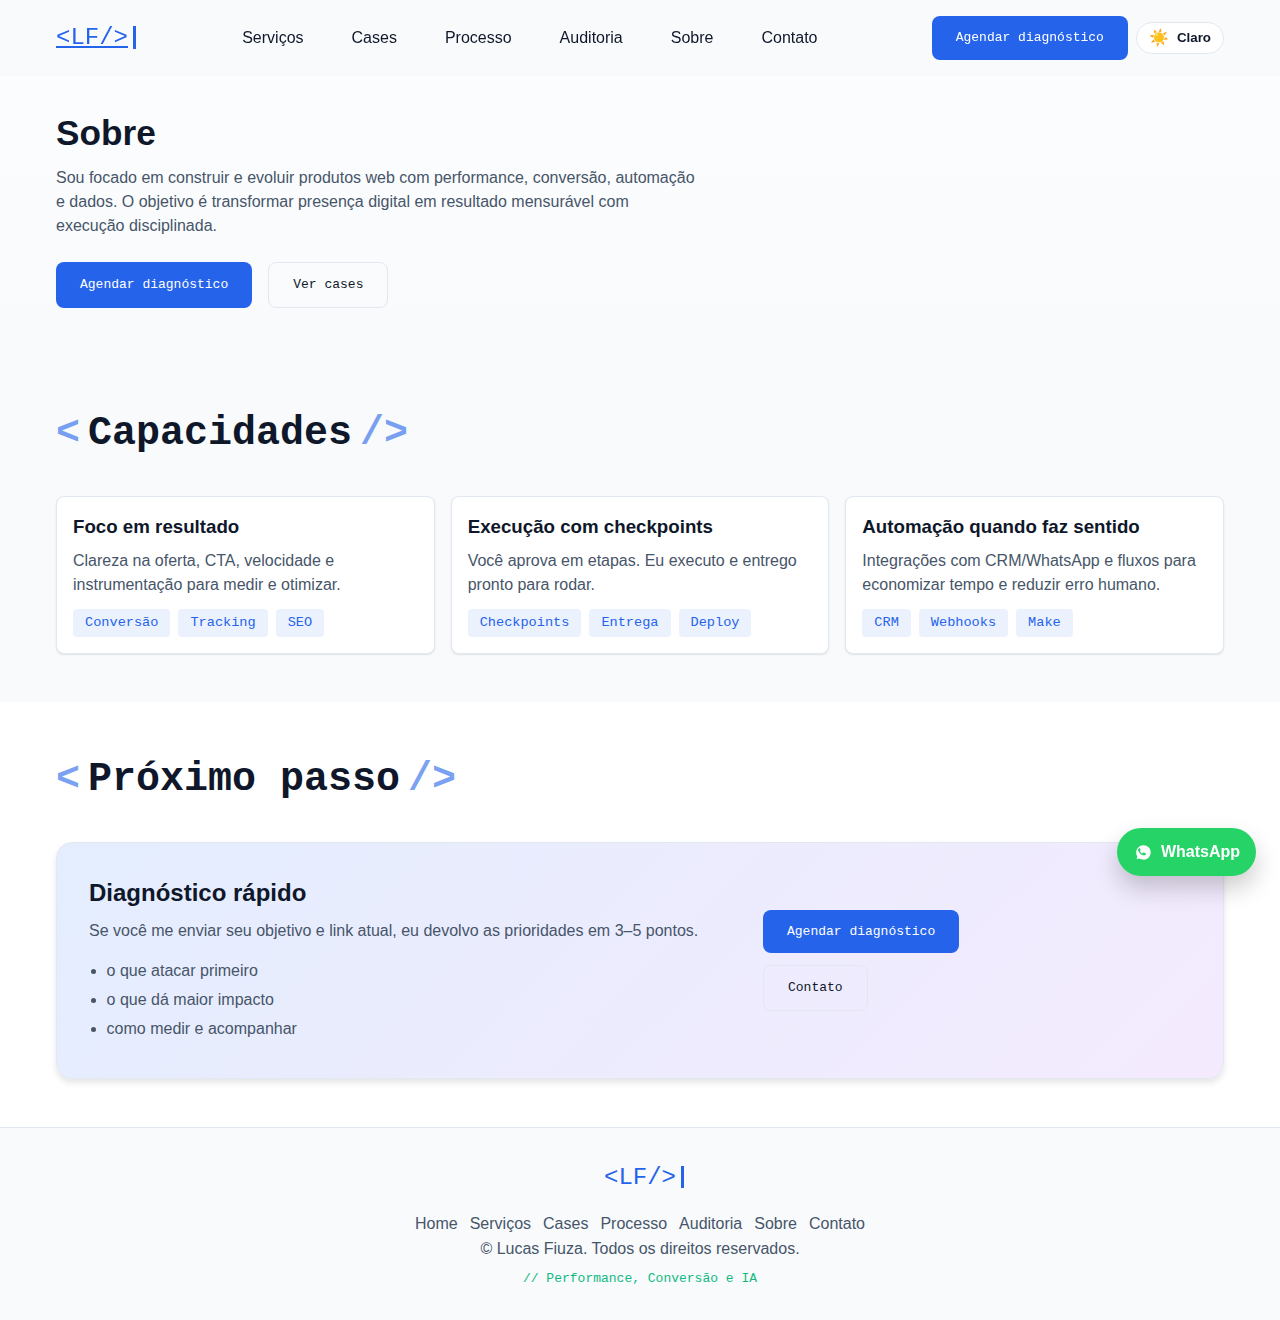
<file: sobre.html>
<!DOCTYPE html>
<html lang="pt-BR">
<head>
  <meta charset="UTF-8">
  <meta name="viewport" content="width=device-width, initial-scale=1.0">
  <title>Sobre | Performance, Conversão e IA</title>
  <meta name="description" content="Credibilidade sem currículo: foco em execução, entregáveis e resultado mensurável.">
  <link rel="stylesheet" href="styles.css">
</head>
<body>
<header class="header">
  <div class="header-container">
    <div class="logo">
      <a class="logo-text" href="index.html" aria-label="Voltar para Home">&lt;LF/&gt;</a>
    </div>

    <nav class="navigation">
      <ul class="menu">
        <li><a href="servicos.html">Serviços</a></li>
        <li><a href="cases.html">Cases</a></li>
        <li><a href="processo.html">Processo</a></li>
        <li><a href="auditoria.html">Auditoria</a></li>
        <li><a href="sobre.html">Sobre</a></li>
        <li><a href="contato.html">Contato</a></li>
      </ul>
    </nav>

    <div class="header-actions">
      <a class="btn primary cta-header" data-whatsapp="diagnostic" href="#">
        Agendar diagnóstico
      </a>

      <button class="theme-toggle" id="themeToggle" type="button" aria-label="Alternar tema" aria-pressed="false">
        <span class="theme-toggle-icon" aria-hidden="true">🌙</span>
        <span class="theme-toggle-text">Tema</span>
      </button>

      <button class="mobile-menu-btn" aria-label="Toggle menu">
        <span></span>
        <span></span>
        <span></span>
      </button>
    </div>
  </div>
</header>

<main>
  <section class="page-hero" aria-label="Sobre">
    <div class="section-container">
      <h1 class="page-title">Sobre</h1>
      <p class="page-subtitle">
        Sou focado em construir e evoluir produtos web com performance, conversão, automação e dados.
        O objetivo é transformar presença digital em resultado mensurável com execução disciplinada.
      </p>
      <div style="margin-top: 1.5rem; display:flex; gap: 1rem; flex-wrap: wrap;">
        <a class="btn primary" data-whatsapp="diagnostic" href="#">Agendar diagnóstico</a>
        <a class="btn secondary" href="cases.html">Ver cases</a>
      </div>
    </div>
  </section>

  <section class="skills">
    <div class="section-container">
      <h2 class="section-title">Capacidades</h2>

      <div class="capabilities-grid">
        <div class="capability-card">
          <h3>Foco em resultado</h3>
          <p>Clareza na oferta, CTA, velocidade e instrumentação para medir e otimizar.</p>
          <div class="capability-tags">
            <span class="capability-tag">Conversão</span>
            <span class="capability-tag">Tracking</span>
            <span class="capability-tag">SEO</span>
          </div>
        </div>

        <div class="capability-card">
          <h3>Execução com checkpoints</h3>
          <p>Você aprova em etapas. Eu executo e entrego pronto para rodar.</p>
          <div class="capability-tags">
            <span class="capability-tag">Checkpoints</span>
            <span class="capability-tag">Entrega</span>
            <span class="capability-tag">Deploy</span>
          </div>
        </div>

        <div class="capability-card">
          <h3>Automação quando faz sentido</h3>
          <p>Integrações com CRM/WhatsApp e fluxos para economizar tempo e reduzir erro humano.</p>
          <div class="capability-tags">
            <span class="capability-tag">CRM</span>
            <span class="capability-tag">Webhooks</span>
            <span class="capability-tag">Make</span>
          </div>
        </div>
      </div>
    </div>
  </section>

  <section class="process">
    <div class="section-container">
      <h2 class="section-title">Próximo passo</h2>
      <div class="lead-magnet">
        <div>
          <h3>Diagnóstico rápido</h3>
          <p>Se você me enviar seu objetivo e link atual, eu devolvo as prioridades em 3–5 pontos.</p>
          <ul class="checklist">
            <li>o que atacar primeiro</li>
            <li>o que dá maior impacto</li>
            <li>como medir e acompanhar</li>
          </ul>
        </div>
        <div class="lead-actions">
          <a class="btn primary" data-whatsapp="diagnostic" href="#">Agendar diagnóstico</a>
          <a class="btn secondary" href="contato.html">Contato</a>
        </div>
      </div>
    </div>
  </section>
</main>

<footer class="footer">
  <div class="footer-container">
    <div class="footer-content">
      <div class="footer-logo">
        <span class="logo-text">&lt;LF/&gt;</span>
      </div>

      <div class="footer-links" aria-label="Links do rodapé">
        <a href="index.html">Home</a>
        <a href="servicos.html">Serviços</a>
        <a href="cases.html">Cases</a>
        <a href="processo.html">Processo</a>
        <a href="auditoria.html">Auditoria</a>
        <a href="sobre.html">Sobre</a>
        <a href="contato.html">Contato</a>
      </div>

      <p class="copyright">
        &copy; <span id="currentYear"></span> Lucas Fiuza. Todos os direitos reservados.
      </p>
      <p class="footer-tagline">
        <span class="code-comment">// Performance, Conversão e IA</span>
      </p>
    </div>
  </div>
</footer>

<a
  class="whatsapp-float"
  data-whatsapp="diagnostic"
  href="#"
  aria-label="Agendar diagnóstico no WhatsApp"
>
  <span class="whatsapp-icon" aria-hidden="true">
    <svg viewBox="0 0 32 32" role="img" aria-hidden="true">
      <path fill="currentColor" d="M19.1 17.7c-.3-.2-1.8-.9-2.1-1-.3-.1-.5-.2-.7.2-.2.3-.8 1-.9 1.1-.2.2-.3.2-.6.1-.3-.2-1.2-.4-2.2-1.4-.8-.7-1.3-1.6-1.4-1.8-.1-.3 0-.5.1-.6.1-.1.3-.4.5-.6.2-.2.2-.3.3-.5.1-.2 0-.4 0-.6 0-.2-.7-1.7-.9-2.3-.2-.6-.4-.5-.6-.5h-.5c-.2 0-.6.1-.9.4-.3.3-1.1 1-1.1 2.5s1.1 3 1.3 3.2c.1.2 2.2 3.4 5.3 4.7.7.3 1.3.5 1.8.6.8.2 1.5.2 2.1.1.6-.1 1.8-.7 2-1.4.3-.7.3-1.2.2-1.4-.1-.2-.3-.2-.6-.4Zm-3 10.2h-.1c-2.1 0-4.2-.6-6-1.7l-4.2 1.1 1.1-4.1c-1.2-1.9-1.8-4.2-1.8-6.5 0-6.4 5.2-11.6 11.6-11.6 3.1 0 6 1.2 8.2 3.4 2.2 2.2 3.4 5.1 3.4 8.2 0 6.4-5.2 11.6-11.6 11.6Z"/>
    </svg>
  </span>
  <span>WhatsApp</span>
  <span class="whatsapp-tooltip" role="tooltip">Diagnóstico rápido no WhatsApp</span>
</a>

<script src="script.js"></script>
</body>
</html>
</file>
<file: styles.css>
/* Variables */
:root {
    --bg: #0f172a;
    --surface: #1e293b;
    --text: #f8fafc;
    --muted: #cbd5e1;
    --border: #334155;
    --accent: #3b82f6;
    --header-bg: rgba(15, 23, 42, 0.9);
    --accent-green: #10b981;
    --accent-purple: #a855f7;
    --accent-yellow: #eab308;
    --accent-pink: #ec4899;
    --success: #22c55e;
    --error: #ef4444;
    
    --space-1: 0.25rem;
    --space-2: 0.5rem;
    --space-3: 0.75rem;
    --space-4: 1rem;
    --space-8: 2rem;
    --space-12: 3rem;
    
    --radius-sm: 0.25rem;
    --radius-md: 0.5rem;
    --radius-lg: 1rem;
    
    --transition-normal: 0.3s;
    --shadow-sm: 0 1px 2px rgba(0, 0, 0, 0.1);
    --shadow-md: 0 4px 6px rgba(0, 0, 0, 0.1);
    --shadow-lg: 0 10px 15px rgba(0, 0, 0, 0.1);
}

[data-theme='light'] {
    --bg: #f8fafc;
    --surface: #ffffff;
    --text: #0f172a;
    --muted: #475569;
    --border: #e2e8f0;
    --accent: #2563eb;
    --header-bg: rgba(248, 250, 252, 0.9);
}

/* Reset and base styles */
* {
    margin: 0;
    padding: 0;
    box-sizing: border-box;
}

html {
    scroll-behavior: smooth;
    scroll-padding-top: 5rem;
}

body {
    font-family: -apple-system, BlinkMacSystemFont, 'Segoe UI', Roboto, 'Helvetica Neue', Arial, sans-serif;
    background-color: var(--bg);
    color: var(--text);
    line-height: 1.5;
    transition: background-color 0.2s ease, color 0.2s ease;
}

/* Header styles */
.header {
    position: fixed;
    top: 0;
    left: 0;
    width: 100%;
    background-color: var(--header-bg);
    backdrop-filter: blur(8px);
    z-index: 1000;
    padding: 1rem;
    transition: background-color 0.2s ease, box-shadow 0.2s ease;
}

.header-container {
    max-width: 1200px;
    margin: 0 auto;
    display: flex;
    align-items: center;
    justify-content: space-between;
    padding: 0 var(--space-4);
}

.logo-text {
    font-family: monospace;
    font-size: 1.5rem;
    color: var(--accent);
    position: relative;
}

.logo-text::after {
    content: '';
    position: absolute;
    right: -0.5rem;
    top: 8%;
    height: 84%;
    width: 3px;
    background-color: var(--accent);
    animation: cursor-blink 1s infinite;
}

.mobile-menu-btn {
    display: none;
    background: none;
    border: none;
    cursor: pointer;
    padding: 0.5rem;
}

.mobile-menu-btn span {
    display: block;
    width: 25px;
    height: 2px;
    background-color: var(--text);
    margin: 5px 0;
    transition: var(--transition-normal);
}

.navigation {
    flex-grow: 1;
}

.header-actions {
    display: flex;
    align-items: center;
    gap: var(--space-2);
}

.theme-toggle {
    display: inline-flex;
    align-items: center;
    gap: var(--space-2);
    padding: 0.45rem 0.75rem;
    border-radius: 999px;
    border: 1px solid var(--border);
    background-color: var(--surface);
    color: var(--text);
    font-weight: 600;
    cursor: pointer;
    transition: background-color 0.2s ease, color 0.2s ease, border-color 0.2s ease;
}

.theme-toggle:hover {
    border-color: var(--accent);
    color: var(--accent);
}

.theme-toggle-icon {
    font-size: 1rem;
    line-height: 1;
}

.menu {
    list-style: none;
    display: flex;
    justify-content: center;
    gap: var(--space-4);
}

.menu a {
    color: var(--text);
    text-decoration: none;
    padding: 0.5rem 1rem;
    transition: color var(--transition-normal);
    position: relative;
}

.menu a::after {
    content: '';
    position: absolute;
    bottom: 0;
    left: 0;
    width: 0;
    height: 2px;
    background-color: var(--accent);
    transition: width var(--transition-normal);
}

.menu a:hover::after,
.menu a.active::after {
    width: 100%;
}

/* Section styles */
.section-container {
    max-width: 1200px;
    margin: 0 auto;
    padding: 0 var(--space-4);
}

.section-title {
    font-size: 2.5rem;
    margin-bottom: var(--space-8);
    position: relative;
    display: inline-block;
    font-family: monospace;
}

.section-title::before {
    content: "<";
    color: var(--accent);
    margin-right: var(--space-2);
    opacity: 0.6;
}

.section-title::after {
    content: "/>";
    color: var(--accent);
    margin-left: var(--space-2);
    opacity: 0.6;
}

/* Hero section */
.hero {
    min-height: 100vh;
    padding: 6rem 2rem 2rem;
    position: relative;
    display: flex;
    align-items: center;
}

.hero-content {
    max-width: 1200px;
    margin: 0 auto;
    display: flex;
    align-items: center;
    gap: 4rem;
}

.hero-text {
    flex: 1;
}

.hero h1 {
    font-size: 2.5rem;
    margin-bottom: 1.5rem;
    line-height: 1.2;
}

.hero-name {
    font-size: 3rem;
    background: linear-gradient(to right, var(--accent), var(--accent-purple));
    -webkit-background-clip: text;
    background-clip: text;
    color: transparent;
    margin-bottom: 1.5rem;
}

.hero-description {
    color: var(--muted);
    margin-bottom: 2rem;
    font-size: 1.1rem;
}

.hero-buttons {
    display: flex;
    gap: 1rem;
}

.btn {
    padding: 0.75rem 1.5rem;
    border-radius: var(--radius-md);
    font-weight: 500;
    cursor: pointer;
    transition: all var(--transition-normal);
    border: none;
    font-family: monospace;
    display: inline-flex;
    align-items: center;
    justify-content: center;
    text-decoration: none;
}

.btn.primary {
    background-color: var(--accent);
    color: white;
}

.btn.primary:hover {
    background-color: #2563eb;
    transform: translateY(-2px);
}

.btn.secondary {
    background-color: transparent;
    border: 1px solid var(--border);
    color: var(--text);
}

.btn.secondary:hover {
    border-color: var(--accent);
    color: var(--accent);
}

.hero-image {
    flex: 1;
    max-width: 500px;
}

.image-container {
    border-radius: var(--radius-md);
    overflow: hidden;
    position: relative;
    box-shadow: var(--shadow-lg);
}

.image-container::before {
    content: "";
    position: absolute;
    inset: 0;
    border: 2px solid var(--accent);
    border-radius: var(--radius-md);
    z-index: -1;
    transform: translate(15px, 15px);
    transition: transform var(--transition-normal);
}

.image-container img {
    width: 100%;
    height: auto;
    display: block;
    transition: transform var(--transition-normal);
}

.image-container:hover img {
    transform: scale(1.05);
}

.scroll-indicator {
    position: absolute;
    bottom: 2rem;
    left: 50%;
    transform: translateX(-50%);
    color: var(--accent);
    animation: bounce 2s infinite;
    z-index: 1;
}

/* About section */
.about {
    background-color: var(--surface);
    padding: var(--space-12) 0;
}

.about-content {
    text-align: center;
}

.about-text p {
    color: var(--muted);
    font-size: 1.1rem;
    margin-bottom: var(--space-8);
}

.code-block {
    background-color: #1a1a2e;
    border-radius: var(--radius-md);
    padding: var(--space-4);
    text-align: left;
    font-family: monospace;
    position: relative;
    margin-top: var(--space-8);
}

.code-block::before {
    content: "";
    position: absolute;
    top: 0;
    left: 0;
    width: 100%;
    height: 30px;
    background: #2c2c54;
    border-radius: var(--radius-md) var(--radius-md) 0 0;
}

.code-block::after {
    content: "• • •";
    position: absolute;
    top: 8px;
    left: 15px;
    color: rgba(255, 255, 255, 0.5);
}

.code-block pre {
    margin-top: 20px;
}

/* Skills section */
.skills {
    padding: var(--space-12) 0;
    background-color: var(--bg);
}

.skills-container {
    display: flex;
    flex-direction: column;
    gap: var(--space-12);
}

.skills-grid {
    display: grid;
    grid-template-columns: repeat(auto-fit, minmax(250px, 1fr));
    gap: var(--space-4);
}

.skill-card {
    background-color: var(--surface);
    border-radius: var(--radius-md);
    padding: var(--space-4);
    transition: transform var(--transition-normal);
}

.skill-card:hover {
    transform: translateY(-5px);
}

.skill-header {
    display: flex;
    align-items: center;
    margin-bottom: var(--space-4);
}

.skill-icon {
    margin-right: var(--space-3);
    font-size: 1.5rem;
}

.skill-list {
    display: flex;
    flex-wrap: wrap;
    gap: var(--space-2);
}

.skill-tag {
    background-color: rgba(255, 255, 255, 0.1);
    padding: 0.25rem 0.75rem;
    border-radius: var(--radius-sm);
    font-size: 0.85rem;
    font-family: monospace;
}

.soft-skills-list {
    display: grid;
    grid-template-columns: repeat(auto-fit, minmax(200px, 1fr));
    gap: var(--space-4);
}

.soft-skill-item {
    margin-bottom: var(--space-4);
}

.progress-bar {
    height: 8px;
    background-color: var(--surface);
    border-radius: 4px;
    overflow: hidden;
    margin-top: var(--space-2);
}

.progress {
    height: 100%;
    background: linear-gradient(to right, var(--accent), var(--accent-purple));
    border-radius: 4px;
    transition: width 1s ease-in-out;
}

/* Projects section */
.projects {
    background-color: var(--surface);
    padding: var(--space-12) 0;
    transition: background-color 0.2s ease, color 0.2s ease;
}

.projects-wrapper {
    display: grid;
    grid-template-columns: repeat(auto-fit, minmax(300px, 1fr));
    gap: var(--space-8);
}

.project-card {
    background-color: var(--bg);
    border-radius: var(--radius-md);
    overflow: hidden;
    transition: transform var(--transition-normal), background-color 0.2s ease, color 0.2s ease;
}

.project-card:hover {
    transform: translateY(-10px);
}

.project-image {
    position: relative;
    overflow: hidden;
    aspect-ratio: 16/9;
}

.project-image img {
    width: 100%;
    height: 100%;
    object-fit: cover;
    transition: transform var(--transition-normal);
}

.project-overlay {
    position: absolute;
    inset: 0;
    background: rgba(15, 23, 42, 0.8);
    display: flex;
    align-items: center;
    justify-content: center;
    opacity: 0;
    transition: opacity var(--transition-normal);
}

.project-card:hover .project-overlay {
    opacity: 1;
}

.project-links {
    display: flex;
    gap: var(--space-4);
}

.project-link {
    background-color: var(--accent);
    color: white;
    padding: 0.5rem 1rem;
    border-radius: var(--radius-sm);
    text-decoration: none;
    transition: all var(--transition-normal);
}

.project-link:hover {
    background-color: #2563eb;
    transform: translateY(-2px);
}

.project-content {
    padding: var(--space-4);
}

.project-title {
    font-size: 1.25rem;
    margin-bottom: var(--space-3);
}

.project-description {
    color: var(--muted);
    margin-bottom: var(--space-4);
}

.project-result {
    color: var(--muted);
    margin-bottom: var(--space-4);
    font-size: 0.95rem;
}

.project-tags {
    display: flex;
    flex-wrap: wrap;
    gap: var(--space-2);
}

.project-tag {
    background-color: rgba(59, 130, 246, 0.1);
    color: var(--accent);
    padding: 0.25rem 0.75rem;
    border-radius: var(--radius-sm);
    font-size: 0.85rem;
    font-family: monospace;
}

/* Experience section */
.experience {
    padding: var(--space-12) 0;
    background-color: var(--bg);
    transition: background-color 0.2s ease, color 0.2s ease;
}

.experience-timeline {
    position: relative;
    max-width: 800px;
    margin: 0 auto;
}

.experience-timeline::before {
    content: '';
    position: absolute;
    top: 0;
    bottom: 0;
    left: 50%;
    transform: translateX(-50%);
    width: 2px;
    background: linear-gradient(to bottom, var(--accent), var(--accent-purple));
}

.timeline-item {
    margin-bottom: var(--space-8);
    position: relative;
}

.timeline-dot {
    position: absolute;
    left: 50%;
    transform: translateX(-50%);
    width: 20px;
    height: 20px;
    background-color: var(--accent);
    border-radius: 50%;
    z-index: 1;
}

.timeline-content {
    width: calc(50% - 30px);
    background-color: var(--surface);
    padding: var(--space-4);
    border-radius: var(--radius-md);
    position: relative;
    transition: background-color 0.2s ease, color 0.2s ease;
}

.timeline-item:nth-child(odd)
 .timeline-content {
    margin-left: auto;
}

.company-logo {
    width: 80px;
    height: 80px;
    border-radius: 50%;
    overflow: hidden;
    margin: 0 auto var(--space-4);
    border: 3px solid var(--accent);
}

.company-logo img {
    width: 100%;
    height: 100%;
    object-fit: cover;
}

.company-name {
    text-align: center;
    margin-bottom: var(--space-2);
}

.company-description {
    color: var(--muted);
    text-align: center;
}

/* Process section */
.process {
    padding: var(--space-12) 0;
    background-color: var(--surface);
    transition: background-color 0.2s ease, color 0.2s ease;
}

.process-grid {
    display: grid;
    grid-template-columns: repeat(auto-fit, minmax(220px, 1fr));
    gap: var(--space-4);
}

.process-card {
    background-color: var(--bg);
    border-radius: var(--radius-md);
    padding: var(--space-4);
    border: 1px solid var(--border);
    box-shadow: var(--shadow-sm);
    transition: background-color 0.2s ease, border-color 0.2s ease, transform 0.2s ease;
}

.process-card:hover {
    border-color: var(--accent);
    transform: translateY(-4px);
}

.process-step {
    display: inline-flex;
    align-items: center;
    justify-content: center;
    width: 36px;
    height: 36px;
    border-radius: 50%;
    background-color: rgba(59, 130, 246, 0.12);
    color: var(--accent);
    font-weight: 700;
    margin-bottom: var(--space-3);
    font-family: monospace;
}

.process-card h3 {
    margin-bottom: var(--space-2);
    font-size: 1.15rem;
}

.process-card p {
    color: var(--muted);
}

/* Contact section */
.contact {
    background-color: var(--surface);
    padding: var(--space-12) 0;
    transition: background-color 0.2s ease, color 0.2s ease;
}

.contact-container {
    display: grid;
    grid-template-columns: 1fr 1fr;
    gap: var(--space-8);
}

.contact-info h3 {
    font-size: 1.75rem;
    margin-bottom: var(--space-4);
}


.contact-info p {
    color: var(--muted);
    margin-bottom: var(--space-8);
}


.whatsapp-button {
  position: fixed;
  right: 20px;
  bottom: 20px;
  background: #25d366;
  color: #fff;
  padding: 12px 16px;
  border-radius: 999px;
  font-weight: 600;
  text-decoration: none;
  box-shadow: 0 8px 20px rgba(0, 0, 0, 0.2);
  z-index: 9999;
  transition: transform 0.2s ease, box-shadow 0.2s ease;
}

.whatsapp-button:hover {
  transform: translateY(-2px);
  box-shadow: 0 12px 24px rgba(0, 0, 0, 0.25);
}


.social-links {
    display: flex;
    flex-direction: column;
    gap: var(--space-4);
}

.social-link {
    display: flex;
    align-items: center;
    gap: var(--space-3);
    padding: var(--space-3);
    background-color: var(--bg);
    border-radius: var(--radius-md);
    text-decoration: none;
    color: var(--text);
    transition: all var(--transition-normal);
}

.social-link:hover {
    transform: translateX(5px);
    background-color: rgba(59, 130, 246, 0.1);
    color: var(--accent);
}

.contact-form {
    background-color: var(--bg);
    padding: var(--space-8);
    border-radius: var(--radius-md);
    transition: background-color 0.2s ease, color 0.2s ease;
}

.form-group {
    margin-bottom: var(--space-4);
}

.contact-form input,
.contact-form textarea {
    width: 100%;
    padding: 0.75rem 1rem;
    background-color: var(--surface);
    border: 2px solid transparent;
    border-radius: var(--radius-md);
    color: var(--text);
    transition: all var(--transition-normal);
}

.contact-form textarea {
    min-height: 150px;
    resize: vertical;
}

.contact-form input:focus,
.contact-form textarea:focus {
    outline: none;
    border-color: var(--accent);
}

/* Footer */
.footer {
    background-color: var(--bg);
    padding: var(--space-8) 0;
    border-top: 1px solid var(--border);
    transition: background-color 0.2s ease, color 0.2s ease, border-color 0.2s ease;
}

.footer-container {
    max-width: 1200px;
    margin: 0 auto;
    padding: 0 var(--space-4);
}

.footer-content {
    text-align: center;
}

.footer-logo {
    margin-bottom: var(--space-4);
}

.copyright {
    color: var(--muted);
    margin-bottom: var(--space-2);
}

.footer-tagline {
    color: var(--accent-green);
    font-family: monospace;
}

/* Animations */
@keyframes cursor-blink {
    0%, 100% { opacity: 1; }
    50% { opacity: 0; }
}

@keyframes bounce {
    0%, 20%, 50%, 80%, 100% { transform: translateX(-50%) translateY(0); }
    40% { transform: translateX(-50%) translateY(-20px); }
    60% { transform: translateX(-50%) translateY(-10px); }
}

@keyframes whatsapp-pulse {
    0%, 90%, 100% {
        box-shadow: 0 12px 24px rgba(0, 0, 0, 0.2);
    }
    95% {
        box-shadow: 0 0 0 8px rgba(37, 211, 102, 0.2), 0 12px 24px rgba(0, 0, 0, 0.2);
    }
}

/* Mobile styles */
@media (max-width: 768px) {
    .mobile-menu-btn {
        display: block;
    }

    .theme-toggle-text {
        display: none;
    }

    .navigation {
        position: fixed;
        top: 4rem;
        left: 0;
        width: 100%;
        background-color: var(--surface);
        padding: 1rem;
        transform: translateY(-100%);
        opacity: 0;
        visibility: hidden;
        transition: all var(--transition-normal);
    }

    .navigation.open {
        transform: translateY(0);
        opacity: 1;
        visibility: visible;
    }

    .menu {
        flex-direction: column;
        align-items: center;
        gap: 1rem;
    }

    .menu a {
        display: block;
        width: 100%;
        text-align: center;
        padding: 0.75rem;
    }

    .hero-content {
        flex-direction: column;
        text-align: center;
        padding-top: 4rem;
    }

    .hero-buttons {
        justify-content: center;
    }

    .contact-container {
        grid-template-columns: 1fr;
    }

    .experience-timeline::before {
        left: 30px;
    }

    .timeline-dot {
        left: 30px;
    }

    .timeline-content {
        width: calc(100% - 60px);
        margin-left: 60px !important;
    }

    .section-title {
        font-size: 2rem;
    }

    .hero h1 {
        font-size: 2rem;
    }

    .hero-name {
        font-size: 2.5rem;
    }

    .scroll-indicator {
        bottom: -0.7rem;
    }
}

/* Mobile menu animation */
.mobile-menu-btn.open span:first-child {
    transform: translateY(7px) rotate(45deg);
}

.mobile-menu-btn.open span:nth-child(2) {
    opacity: 0;
}

.mobile-menu-btn.open span:last-child {
    transform: translateY(-7px) rotate(-45deg);
}

.whatsapp-float {
    position: fixed;
    right: 24px;
    bottom: 24px;
    display: inline-flex;
    align-items: center;
    gap: 8px;
    padding: 12px 16px;
    background: #25d366;
    color: #ffffff;
    border-radius: 999px;
    font-weight: 600;
    text-decoration: none;
    box-shadow: 0 12px 24px rgba(0, 0, 0, 0.2);
    z-index: 9999;
    transition: transform 0.2s ease, box-shadow 0.2s ease;
    animation: whatsapp-pulse 10s ease-in-out infinite;
}

.whatsapp-float:hover {
    transform: translateY(-2px);
    box-shadow: 0 16px 28px rgba(0, 0, 0, 0.25);
}

.whatsapp-float:hover .whatsapp-tooltip,
.whatsapp-float:focus-visible .whatsapp-tooltip {
    opacity: 1;
    transform: translateY(-50%) translateX(0);
}

.whatsapp-icon {
    display: inline-flex;
    width: 20px;
    height: 20px;
}

.whatsapp-icon svg {
    width: 100%;
    height: 100%;
}

.whatsapp-tooltip {
    position: absolute;
    right: calc(100% + 12px);
    top: 50%;
    transform: translateY(-50%) translateX(6px);
    background-color: var(--text);
    color: var(--bg);
    padding: 0.35rem 0.6rem;
    border-radius: 0.5rem;
    font-size: 0.85rem;
    white-space: nowrap;
    opacity: 0;
    pointer-events: none;
    transition: opacity 0.2s ease, transform 0.2s ease;
    box-shadow: 0 6px 16px rgba(0, 0, 0, 0.15);
}

.whatsapp-float:focus-visible {
    outline: 3px solid rgba(37, 211, 102, 0.5);
    outline-offset: 4px;
}

@media (max-width: 480px) {
    .whatsapp-float {
        right: 16px;
        bottom: 16px;
        padding: 10px 14px;
        font-size: 0.9rem;
    }

    .whatsapp-tooltip {
        display: none;
    }
}

@media (prefers-reduced-motion: reduce) {
    .whatsapp-float {
        animation: none;
    }
}



/* =========================
   Additions for multi-page + conversion sections
   Preserves existing identity (tokens, cards, grids)
========================= */

/* Layout helpers */
.page-hero {
  padding: 7rem 2rem 3rem;
  background: linear-gradient(180deg, color-mix(in oklab, var(--surface) 70%, transparent), transparent);
}

.page-hero .hero-content {
  gap: 2.5rem;
}

.page-title {
  font-size: 2.2rem;
  margin-bottom: 0.75rem;
  line-height: 1.2;
}

.page-subtitle {
  color: var(--muted);
  max-width: 72ch;
}

/* Trust bar */
.trust-bar {
  padding: var(--space-8) 0;
  background-color: var(--surface);
  border-top: 1px solid var(--border);
  border-bottom: 1px solid var(--border);
}

.trust-items {
  display: grid;
  grid-template-columns: repeat(5, minmax(0, 1fr));
  gap: var(--space-3);
}

.trust-item {
  background-color: var(--bg);
  border: 1px solid var(--border);
  border-radius: var(--radius-md);
  padding: var(--space-3);
  display: flex;
  gap: var(--space-3);
  align-items: center;
}

.trust-badge {
  display: inline-flex;
  align-items: center;
  justify-content: center;
  width: 34px;
  height: 34px;
  border-radius: 999px;
  background-color: rgba(59, 130, 246, 0.12);
  color: var(--accent);
  font-weight: 800;
  font-family: monospace;
}

.trust-text {
  display: flex;
  flex-direction: column;
  gap: 0.1rem;
}

.trust-text strong {
  font-size: 0.95rem;
}

.trust-text span {
  color: var(--muted);
  font-size: 0.9rem;
}

@media (max-width: 980px) {
  .trust-items { grid-template-columns: 1fr; }
}

/* Offers / pricing cards */
.offer-card .offer-meta {
  display: flex;
  flex-wrap: wrap;
  gap: var(--space-2);
  margin-bottom: var(--space-3);
  color: var(--muted);
  font-size: 0.95rem;
}

.offer-price {
  font-family: monospace;
  color: var(--accent-green);
  font-weight: 800;
}

.offer-list {
  margin: 0;
  padding-left: 1.1rem;
  color: var(--muted);
}

.offer-list li {
  margin: 0.25rem 0;
}

.offer-actions {
  margin-top: var(--space-4);
  display: flex;
  gap: var(--space-3);
  flex-wrap: wrap;
}

/* Capabilities/stack */
.capabilities-grid {
  display: grid;
  grid-template-columns: repeat(auto-fit, minmax(240px, 1fr));
  gap: var(--space-4);
}

.capability-card {
  background-color: var(--surface);
  border-radius: var(--radius-md);
  padding: var(--space-4);
  border: 1px solid var(--border);
  box-shadow: var(--shadow-sm);
}

.capability-card h3 {
  margin-bottom: var(--space-2);
}

.capability-card p {
  color: var(--muted);
  margin-bottom: var(--space-3);
}

.capability-tags {
  display: flex;
  flex-wrap: wrap;
  gap: var(--space-2);
}

.capability-tag {
  background-color: rgba(59, 130, 246, 0.1);
  color: var(--accent);
  padding: 0.25rem 0.75rem;
  border-radius: var(--radius-sm);
  font-size: 0.85rem;
  font-family: monospace;
}

/* Lead magnet block */
.lead-magnet {
  background: linear-gradient(135deg, rgba(59, 130, 246, 0.14), rgba(168, 85, 247, 0.12));
  border: 1px solid var(--border);
  border-radius: var(--radius-lg);
  padding: var(--space-8);
  box-shadow: var(--shadow-md);
  display: grid;
  grid-template-columns: 1.2fr 0.8fr;
  gap: var(--space-8);
  align-items: center;
}

.lead-magnet h3 {
  font-size: 1.5rem;
  margin-bottom: var(--space-2);
}

.lead-magnet p {
  color: var(--muted);
  margin-bottom: var(--space-4);
}

.checklist {
  margin: 0;
  padding-left: 1.1rem;
  color: var(--muted);
}

.checklist li {
  margin: 0.3rem 0;
}

.lead-actions {
  display: flex;
  flex-direction: column;
  gap: var(--space-3);
  align-items: flex-start;
}

@media (max-width: 900px) {
  .lead-magnet { grid-template-columns: 1fr; }
  .lead-actions { align-items: stretch; }
}

/* Simple content list */
.content-list {
  display: grid;
  grid-template-columns: repeat(auto-fit, minmax(280px, 1fr));
  gap: var(--space-4);
}

.content-card {
  background-color: var(--surface);
  border: 1px solid var(--border);
  border-radius: var(--radius-md);
  padding: var(--space-4);
  transition: transform var(--transition-normal);
}

.content-card:hover { transform: translateY(-4px); }

.content-card .content-meta {
  color: var(--muted);
  font-size: 0.9rem;
  margin-bottom: var(--space-2);
}

.content-card h3 {
  margin-bottom: var(--space-2);
}

.content-card p {
  color: var(--muted);
}

/* Contact form enhancements */
.contact-form .form-row {
  display: grid;
  grid-template-columns: 1fr 1fr;
  gap: var(--space-3);
}

@media (max-width: 768px) {
  .contact-form .form-row { grid-template-columns: 1fr; }
}

/* Footer link list */
.footer-links {
  margin-top: var(--space-4);
  display: flex;
  flex-wrap: wrap;
  gap: var(--space-3);
  justify-content: center;
}

.footer-links a {
  color: var(--muted);
  text-decoration: none;
  border-bottom: 1px dashed transparent;
  transition: color var(--transition-normal), border-color var(--transition-normal);
}

.footer-links a:hover {
  color: var(--accent);
  border-color: var(--accent);
}

/* Header CTA button that matches existing btn styles */
.btn.cta-header {
  background-color: var(--accent);
  color: white;
}
.btn.cta-header:hover {
  background-color: #2563eb;
  transform: translateY(-2px);
}

/* Make .btn work on <button> and <a> in new pages consistently */
a.btn { display: inline-flex; }
</file>
